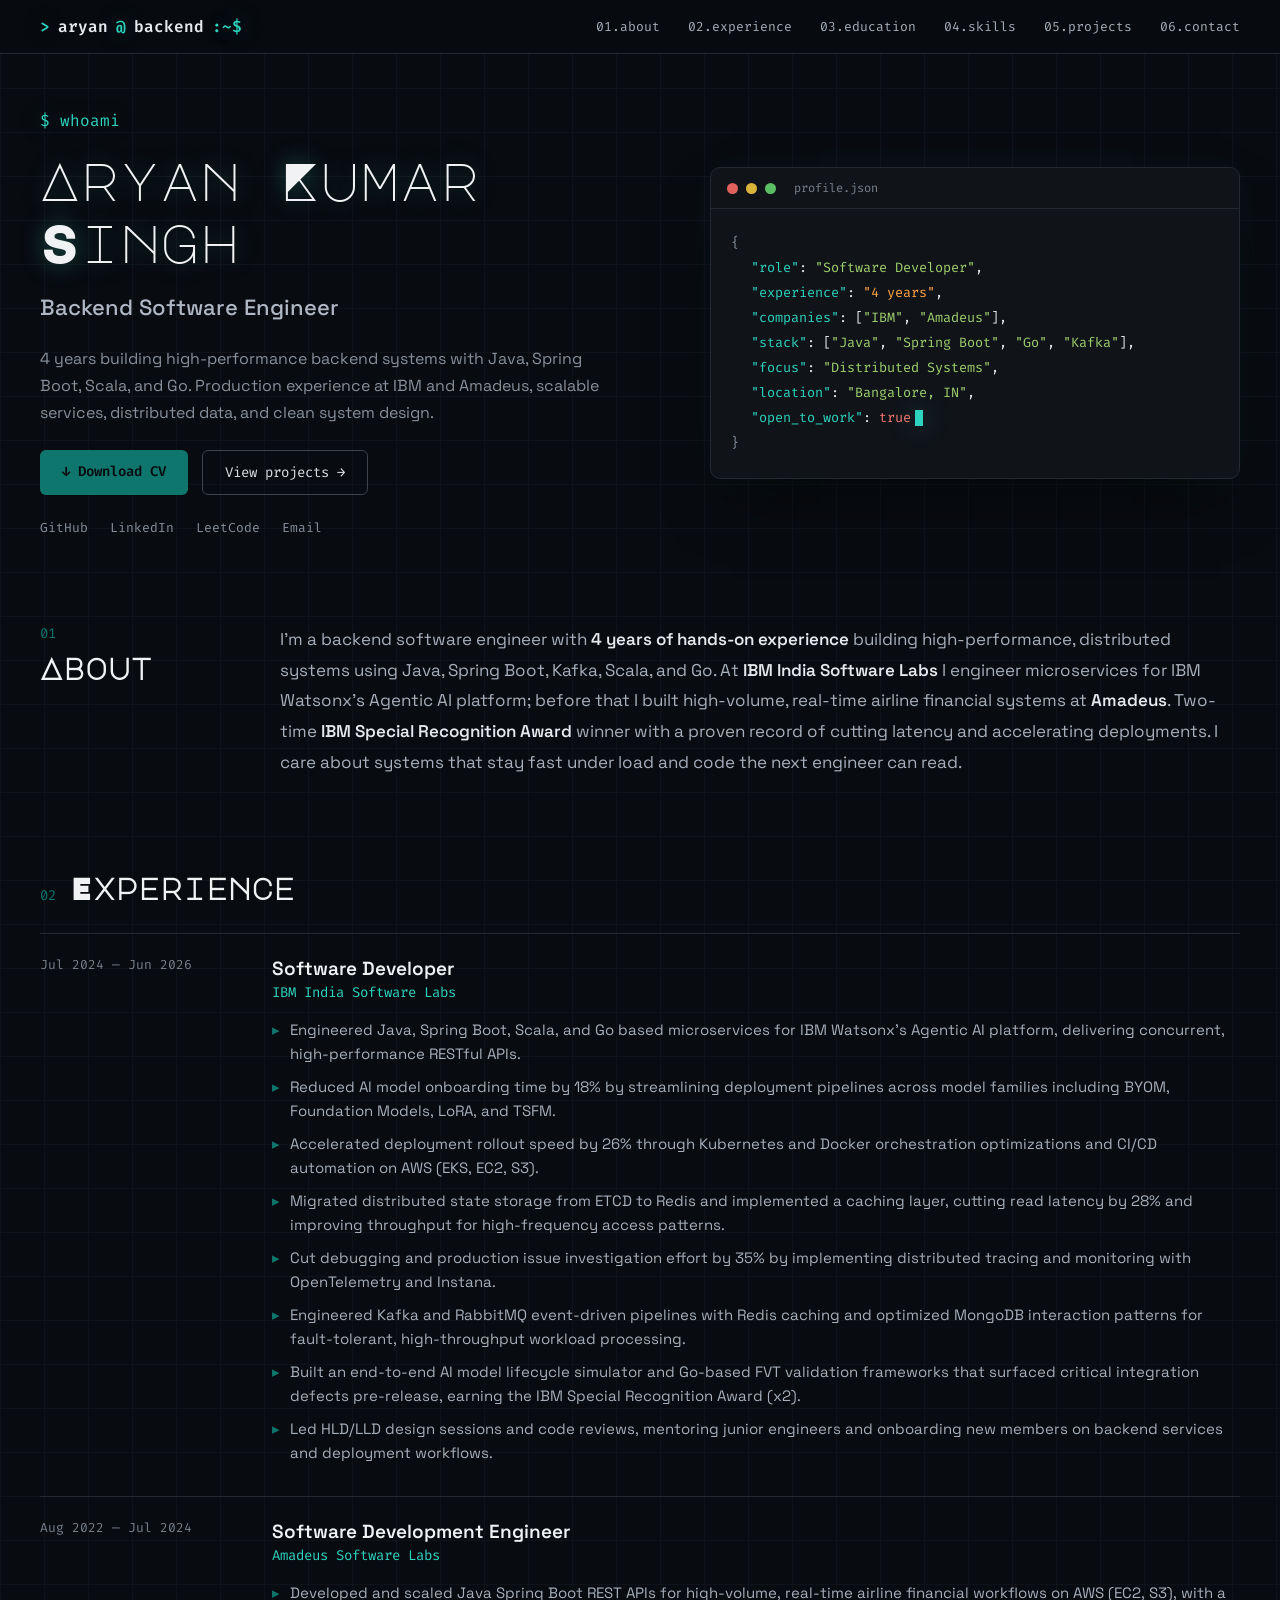
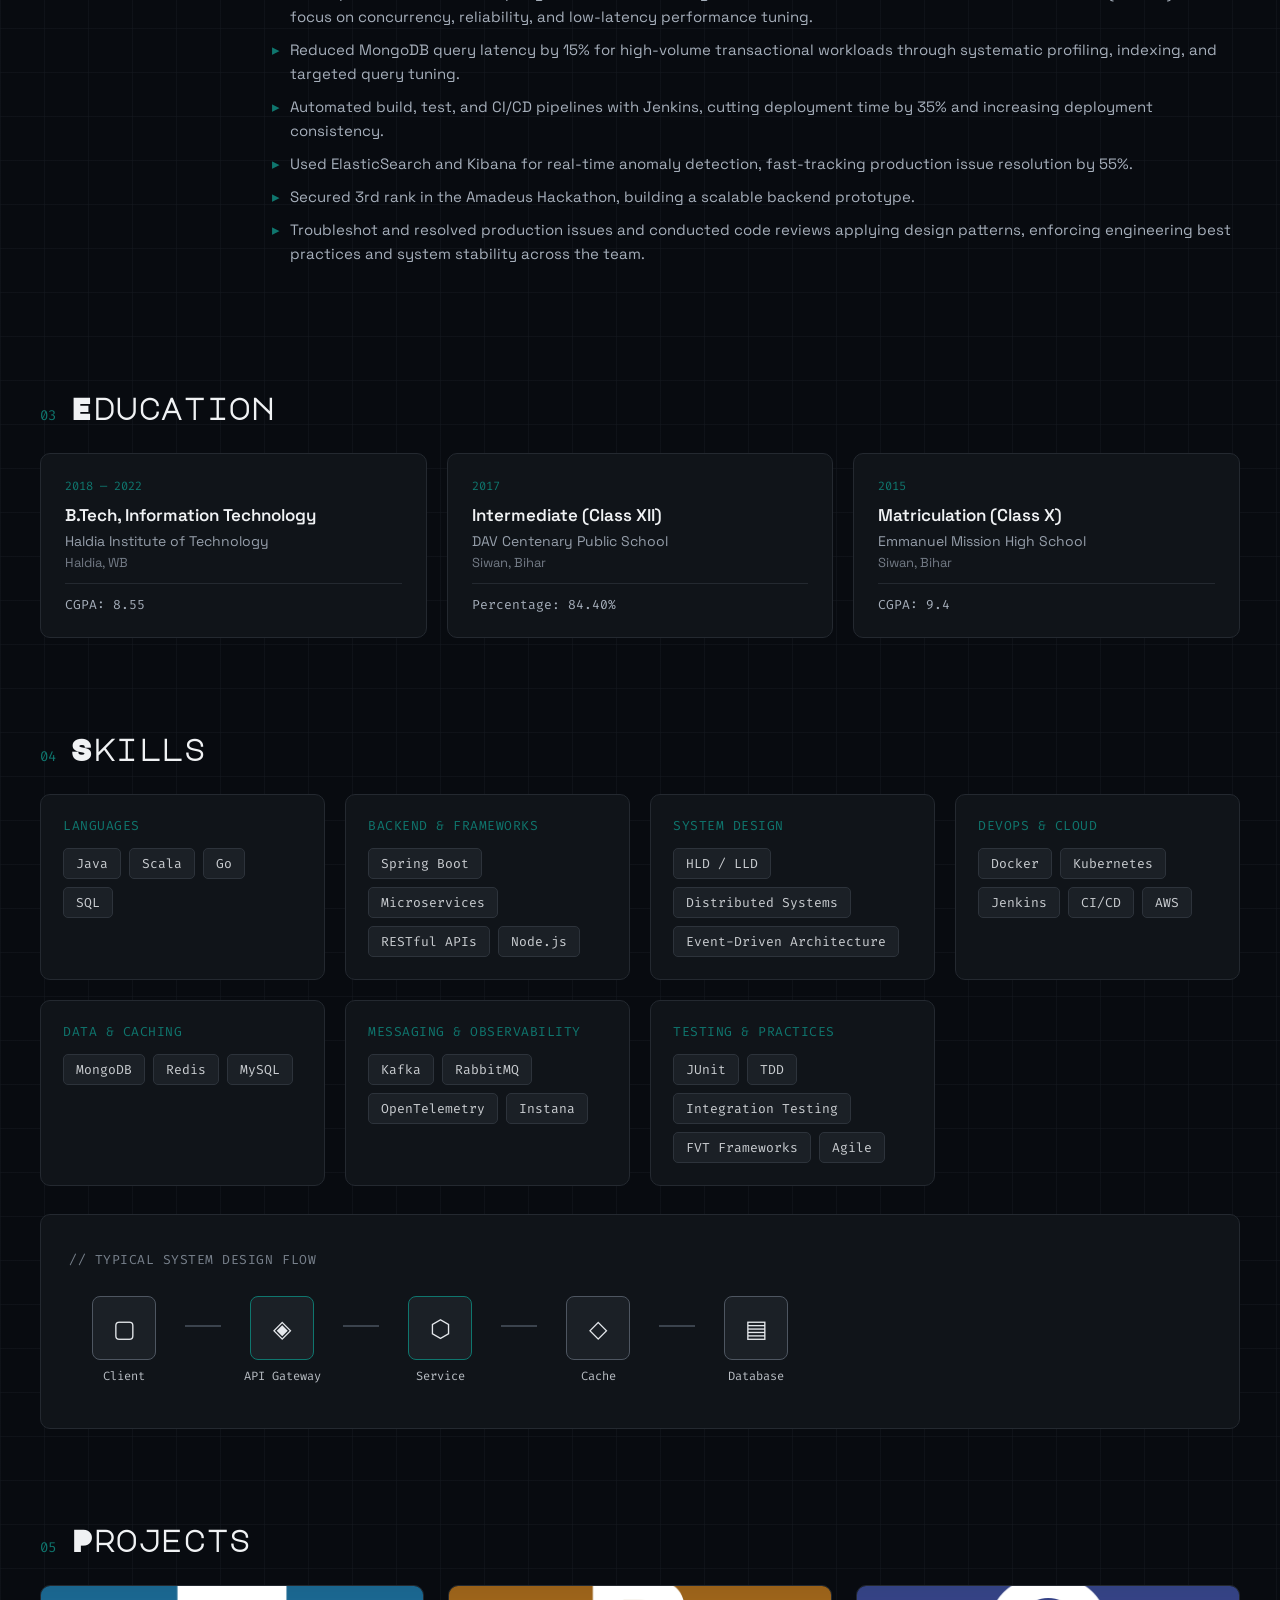
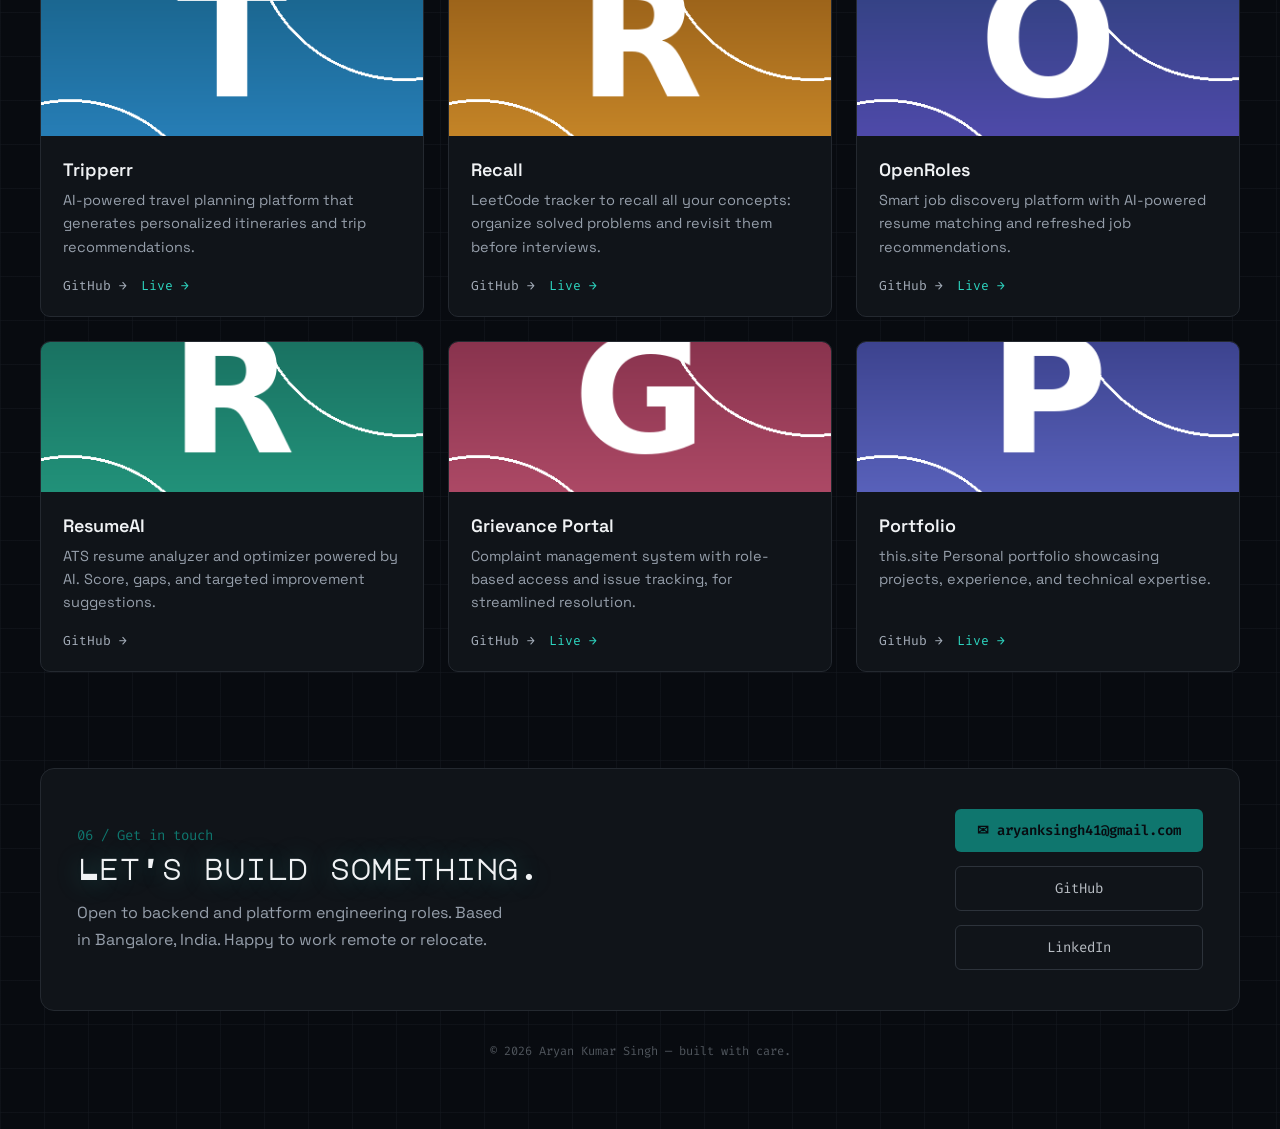
<file: index.html>
<!DOCTYPE html>
<html lang="en">

<head>
    <meta charset="UTF-8">
    <meta name="viewport" content="width=device-width, initial-scale=1.0">
    <title>Aryan Kumar Singh — Backend Software Engineer | Java, Go, Spring Boot | Bangalore</title>
    <link rel="icon" type="image/svg+xml" href="assets/img/favicon.svg">
    <link rel="icon" type="image/png" sizes="32x32" href="assets/img/favicon-32.png">
    <link rel="apple-touch-icon" href="assets/img/apple-touch-icon.png">
    <meta name="description"
        content="Aryan Kumar Singh — Backend Software Engineer at IBM India Software Labs (ex-Amadeus), Bangalore. 4 years of experience building scalable microservices and distributed systems with Java, Spring Boot, Scala, Go, Kubernetes, AWS, Kafka, Redis and MongoDB.">
    <meta name="keywords"
        content="Aryan Kumar Singh, Aryan Singh, Backend Engineer, Software Developer, Java Developer, Spring Boot, Go, Scala, Microservices, Distributed Systems, Kubernetes, Docker, AWS, Kafka, Redis, MongoDB, System Design, IBM, Amadeus, Bangalore, India">
    <meta name="author" content="Aryan Kumar Singh">
    <meta name="robots" content="index, follow">
    <link rel="canonical" href="https://fiercearyan.github.io/Portfolio/">

    <!-- Open Graph -->
    <meta property="og:type" content="profile">
    <meta property="og:title" content="Aryan Kumar Singh — Backend Software Engineer">
    <meta property="og:description"
        content="Backend Engineer at IBM ISL (ex-Amadeus) • Java • Go • Spring Boot • Distributed Systems • Building scalable backend & AI-powered products.">
    <meta property="og:url" content="https://fiercearyan.github.io/Portfolio/">
    <meta property="og:image" content="https://fiercearyan.github.io/Portfolio/assets/img/og-image.png">
    <meta property="og:image:width" content="1200">
    <meta property="og:image:height" content="630">
    <meta property="og:site_name" content="Aryan Kumar Singh — Portfolio">

    <!-- Twitter Card -->
    <meta name="twitter:card" content="summary_large_image">
    <meta name="twitter:title" content="Aryan Kumar Singh — Backend Software Engineer">
    <meta name="twitter:description"
        content="Backend Engineer at IBM ISL (ex-Amadeus) • Java • Go • Spring Boot • Distributed Systems.">
    <meta name="twitter:image" content="https://fiercearyan.github.io/Portfolio/assets/img/og-image.png">

    <!-- Structured data for recruiters / search engines -->
    <script type="application/ld+json">
    {
      "@context": "https://schema.org",
      "@type": "Person",
      "name": "Aryan Kumar Singh",
      "alternateName": "Aryan Singh",
      "url": "https://fiercearyan.github.io/Portfolio/",
      "image": "https://fiercearyan.github.io/Portfolio/assets/img/profile-photo.jpg",
      "jobTitle": "Software Developer",
      "worksFor": {
        "@type": "Organization",
        "name": "IBM India Software Labs"
      },
      "alumniOf": {
        "@type": "CollegeOrUniversity",
        "name": "Haldia Institute of Technology"
      },
      "email": "mailto:aryanksingh41@gmail.com",
      "address": {
        "@type": "PostalAddress",
        "addressLocality": "Bangalore",
        "addressCountry": "IN"
      },
      "sameAs": [
        "https://www.linkedin.com/in/aryan-singh07/",
        "https://github.com/fiercearyan",
        "https://leetcode.com/fierce/"
      ],
      "knowsAbout": ["Java", "Spring Boot", "Scala", "Go", "Microservices", "Distributed Systems", "Kubernetes", "Docker", "AWS", "Kafka", "RabbitMQ", "Redis", "MongoDB", "System Design", "CI/CD"]
    }
    </script>

    <link rel="preconnect" href="https://fonts.googleapis.com">
    <link rel="preconnect" href="https://fonts.gstatic.com" crossorigin>
    <link href="https://fonts.googleapis.com/css2?family=Fira+Code:wght@400;500;600;700&family=Space+Grotesk:wght@400;500;600;700&family=Major+Mono+Display&display=swap"
        rel="stylesheet">
    <link rel="stylesheet" href="assets/css/style.css">
</head>

<body>

    <!-- NAV -->
    <nav class="nav">
        <div class="nav-logo"><span>&gt;</span>aryan<span>@</span>backend<span>:~$</span></div>
        <div class="nav-links">
            <a href="#about">01.about</a>
            <a href="#experience">02.experience</a>
            <a href="#education">03.education</a>
            <a href="#skills">04.skills</a>
            <a href="#projects">05.projects</a>
            <a href="#contact">06.contact</a>
        </div>
    </nav>

    <!-- HERO -->
    <section class="hero" id="home">
        <div class="hero-left">
            <div class="hero-prompt">$ whoami</div>
            <h1>Aryan Kumar<br>Singh</h1>
            <div class="hero-role">Backend Software Engineer</div>
            <p class="hero-blurb">
                4 years building high-performance backend systems with Java, Spring Boot, Scala, and Go.
                Production experience at IBM and Amadeus, scalable services, distributed data, and clean
                system design.
            </p>
            <div class="hero-btns">
                <a class="btn-primary" href="Aryan_Kumar_Singh_Resume.pdf" target="_blank" rel="noopener">↓ Download CV</a>
                <a class="btn-ghost" href="#projects">View projects →</a>
            </div>
            <div class="hero-socials">
                <a href="https://github.com/fiercearyan" target="_blank" rel="noopener">GitHub</a>
                <a href="https://www.linkedin.com/in/aryan-singh07/" target="_blank" rel="noopener">LinkedIn</a>
                <a href="https://leetcode.com/fierce/" target="_blank" rel="noopener">LeetCode</a>
                <a href="mailto:aryanksingh41@gmail.com">Email</a>
            </div>
        </div>

        <div class="hero-right">
            <div class="term">
                <div class="term-bar">
                    <div class="term-dot r"></div>
                    <div class="term-dot y"></div>
                    <div class="term-dot g"></div>
                    <div class="term-file">profile.json</div>
                </div>
                <div class="term-body">
                    <div><span class="pc">{</span></div>
                    <div class="ind"><span class="pk">"role"</span>: <span class="pv">"Software Developer"</span>,</div>
                    <div class="ind"><span class="pk">"experience"</span>: <span class="pn">"4 years"</span>,</div>
                    <div class="ind"><span class="pk">"companies"</span>: [<span class="pv">"IBM"</span>, <span class="pv">"Amadeus"</span>],</div>
                    <div class="ind"><span class="pk">"stack"</span>: [<span class="pv">"Java"</span>, <span class="pv">"Spring Boot"</span>, <span class="pv">"Go"</span>, <span class="pv">"Kafka"</span>],</div>
                    <div class="ind"><span class="pk">"focus"</span>: <span class="pv">"Distributed Systems"</span>,</div>
                    <div class="ind"><span class="pk">"location"</span>: <span class="pv">"Bangalore, IN"</span>,</div>
                    <div class="ind"><span class="pk">"open_to_work"</span>: <span class="pb">true</span><span class="cursor"></span></div>
                    <div><span class="pc">}</span></div>
                </div>
            </div>
        </div>
    </section>

    <!-- ABOUT -->
    <section class="section about-wrap" id="about">
        <div class="about-label">
            <span class="section-num">01</span>
            <h2 class="section-title">About</h2>
        </div>
        <div class="about-body">
            <p>
                I'm a backend software engineer with <strong>4 years of hands-on experience</strong> building
                high-performance, distributed systems using Java, Spring Boot, Kafka, Scala, and Go. At
                <strong>IBM India Software Labs</strong> I engineer microservices for IBM Watsonx's Agentic AI
                platform; before that I built high-volume, real-time airline financial systems at
                <strong>Amadeus</strong>. Two-time <strong>IBM Special Recognition Award</strong> winner with a
                proven record of cutting latency and accelerating deployments. I care about systems that stay
                fast under load and code the next engineer can read.
            </p>
        </div>
    </section>

    <!-- EXPERIENCE -->
    <section class="section" id="experience">
        <div class="section-head">
            <div class="section-num">02</div>
            <h2 class="section-title">Experience</h2>
        </div>
        <div>
            <div class="job">
                <div class="job-period">Jul 2024 — Jun 2026</div>
                <div class="job-main">
                    <div class="job-role">Software Developer</div>
                    <div class="job-company">IBM India Software Labs</div>
                    <div class="job-bullet"><span class="tick">▸</span><span>Engineered Java, Spring Boot, Scala, and Go based microservices for IBM Watsonx's Agentic AI platform, delivering concurrent, high-performance RESTful APIs.</span></div>
                    <div class="job-bullet"><span class="tick">▸</span><span>Reduced AI model onboarding time by 18% by streamlining deployment pipelines across model families including BYOM, Foundation Models, LoRA, and TSFM.</span></div>
                    <div class="job-bullet"><span class="tick">▸</span><span>Accelerated deployment rollout speed by 26% through Kubernetes and Docker orchestration optimizations and CI/CD automation on AWS (EKS, EC2, S3).</span></div>
                    <div class="job-bullet"><span class="tick">▸</span><span>Migrated distributed state storage from ETCD to Redis and implemented a caching layer, cutting read latency by 28% and improving throughput for high-frequency access patterns.</span></div>
                    <div class="job-bullet"><span class="tick">▸</span><span>Cut debugging and production issue investigation effort by 35% by implementing distributed tracing and monitoring with OpenTelemetry and Instana.</span></div>
                    <div class="job-bullet"><span class="tick">▸</span><span>Engineered Kafka and RabbitMQ event-driven pipelines with Redis caching and optimized MongoDB interaction patterns for fault-tolerant, high-throughput workload processing.</span></div>
                    <div class="job-bullet"><span class="tick">▸</span><span>Built an end-to-end AI model lifecycle simulator and Go-based FVT validation frameworks that surfaced critical integration defects pre-release, earning the IBM Special Recognition Award (x2).</span></div>
                    <div class="job-bullet"><span class="tick">▸</span><span>Led HLD/LLD design sessions and code reviews, mentoring junior engineers and onboarding new members on backend services and deployment workflows.</span></div>
                </div>
            </div>
            <div class="job">
                <div class="job-period">Aug 2022 — Jul 2024</div>
                <div class="job-main">
                    <div class="job-role">Software Development Engineer</div>
                    <div class="job-company">Amadeus Software Labs</div>
                    <div class="job-bullet"><span class="tick">▸</span><span>Developed and scaled Java Spring Boot REST APIs for high-volume, real-time airline financial workflows on AWS (EC2, S3), with a focus on concurrency, reliability, and low-latency performance tuning.</span></div>
                    <div class="job-bullet"><span class="tick">▸</span><span>Reduced MongoDB query latency by 15% for high-volume transactional workloads through systematic profiling, indexing, and targeted query tuning.</span></div>
                    <div class="job-bullet"><span class="tick">▸</span><span>Automated build, test, and CI/CD pipelines with Jenkins, cutting deployment time by 35% and increasing deployment consistency.</span></div>
                    <div class="job-bullet"><span class="tick">▸</span><span>Used ElasticSearch and Kibana for real-time anomaly detection, fast-tracking production issue resolution by 55%.</span></div>
                    <div class="job-bullet"><span class="tick">▸</span><span>Secured 3rd rank in the Amadeus Hackathon, building a scalable backend prototype.</span></div>
                    <div class="job-bullet"><span class="tick">▸</span><span>Troubleshot and resolved production issues and conducted code reviews applying design patterns, enforcing engineering best practices and system stability across the team.</span></div>
                </div>
            </div>
        </div>
    </section>

    <!-- EDUCATION -->
    <section class="section" id="education">
        <div class="section-head">
            <div class="section-num">03</div>
            <h2 class="section-title">Education</h2>
        </div>
        <div class="edu-grid">
            <div class="edu-card">
                <div class="edu-period">2018 — 2022</div>
                <div class="edu-degree">B.Tech, Information Technology</div>
                <div class="edu-school">Haldia Institute of Technology</div>
                <div class="edu-loc">Haldia, WB</div>
                <div class="edu-detail">CGPA: 8.55</div>
            </div>
            <div class="edu-card">
                <div class="edu-period">2017</div>
                <div class="edu-degree">Intermediate (Class XII)</div>
                <div class="edu-school">DAV Centenary Public School</div>
                <div class="edu-loc">Siwan, Bihar</div>
                <div class="edu-detail">Percentage: 84.40%</div>
            </div>
            <div class="edu-card">
                <div class="edu-period">2015</div>
                <div class="edu-degree">Matriculation (Class X)</div>
                <div class="edu-school">Emmanuel Mission High School</div>
                <div class="edu-loc">Siwan, Bihar</div>
                <div class="edu-detail">CGPA: 9.4</div>
            </div>
        </div>
    </section>

    <!-- SKILLS -->
    <section class="section" id="skills">
        <div class="section-head">
            <div class="section-num">04</div>
            <h2 class="section-title">Skills</h2>
        </div>

        <div class="skill-grid">
            <div class="skill-card">
                <div class="skill-name">Languages</div>
                <div class="skill-chips">
                    <div class="chip">Java</div>
                    <div class="chip">Scala</div>
                    <div class="chip">Go</div>
                    <div class="chip">SQL</div>
                </div>
            </div>
            <div class="skill-card">
                <div class="skill-name">Backend & Frameworks</div>
                <div class="skill-chips">
                    <div class="chip">Spring Boot</div>
                    <div class="chip">Microservices</div>
                    <div class="chip">RESTful APIs</div>
                    <div class="chip">Node.js</div>
                </div>
            </div>
            <div class="skill-card">
                <div class="skill-name">System Design</div>
                <div class="skill-chips">
                    <div class="chip">HLD / LLD</div>
                    <div class="chip">Distributed Systems</div>
                    <div class="chip">Event-Driven Architecture</div>
                </div>
            </div>
            <div class="skill-card">
                <div class="skill-name">DevOps & Cloud</div>
                <div class="skill-chips">
                    <div class="chip">Docker</div>
                    <div class="chip">Kubernetes</div>
                    <div class="chip">Jenkins</div>
                    <div class="chip">CI/CD</div>
                    <div class="chip">AWS</div>
                </div>
            </div>
            <div class="skill-card">
                <div class="skill-name">Data & Caching</div>
                <div class="skill-chips">
                    <div class="chip">MongoDB</div>
                    <div class="chip">Redis</div>
                    <div class="chip">MySQL</div>
                </div>
            </div>
            <div class="skill-card">
                <div class="skill-name">Messaging & Observability</div>
                <div class="skill-chips">
                    <div class="chip">Kafka</div>
                    <div class="chip">RabbitMQ</div>
                    <div class="chip">OpenTelemetry</div>
                    <div class="chip">Instana</div>
                </div>
            </div>
            <div class="skill-card">
                <div class="skill-name">Testing & Practices</div>
                <div class="skill-chips">
                    <div class="chip">JUnit</div>
                    <div class="chip">TDD</div>
                    <div class="chip">Integration Testing</div>
                    <div class="chip">FVT Frameworks</div>
                    <div class="chip">Agile</div>
                </div>
            </div>
        </div>

        <div class="arch">
            <div class="arch-label">// typical system design flow</div>
            <div class="arch-flow">
                <div class="arch-node-wrap">
                    <div class="arch-node">
                        <div class="arch-icon">▢</div>
                        <div class="arch-node-label">Client</div>
                    </div>
                    <div class="arch-line"></div>
                </div>
                <div class="arch-node-wrap">
                    <div class="arch-node">
                        <div class="arch-icon hot">◈</div>
                        <div class="arch-node-label">API Gateway</div>
                    </div>
                    <div class="arch-line"></div>
                </div>
                <div class="arch-node-wrap">
                    <div class="arch-node">
                        <div class="arch-icon hot">⬡</div>
                        <div class="arch-node-label">Service</div>
                    </div>
                    <div class="arch-line"></div>
                </div>
                <div class="arch-node-wrap">
                    <div class="arch-node">
                        <div class="arch-icon">◇</div>
                        <div class="arch-node-label">Cache</div>
                    </div>
                    <div class="arch-line"></div>
                </div>
                <div class="arch-node-wrap">
                    <div class="arch-node">
                        <div class="arch-icon">▤</div>
                        <div class="arch-node-label">Database</div>
                    </div>
                </div>
            </div>
        </div>
    </section>

    <!-- PROJECTS -->
    <section class="section" id="projects">
        <div class="section-head">
            <div class="section-num">05</div>
            <h2 class="section-title">Projects</h2>
        </div>
        <div class="proj-grid">
            <div class="proj-card">
                <img class="proj-img" src="assets/img/tripperr.png" alt="Tripperr — AI-powered travel planner">
                <div class="proj-body">
                    <div class="proj-name">Tripperr</div>
                    <div class="proj-desc">AI-powered travel planning platform that generates personalized itineraries and trip recommendations.</div>
                    <div class="proj-links">
                        <a class="gh" href="https://github.com/Trip-perr/tripperr-backend" target="_blank" rel="noopener">GitHub →</a>
                        <a class="lv" href="https://www.tripperr.in" target="_blank" rel="noopener">Live →</a>
                    </div>
                </div>
            </div>
            <div class="proj-card">
                <img class="proj-img" src="assets/img/recall.png" alt="Recall — LeetCode tracker">
                <div class="proj-body">
                    <div class="proj-name">Recall</div>
                    <div class="proj-desc">LeetCode tracker to recall all your concepts: organize solved problems and revisit them before interviews.</div>
                    <div class="proj-links">
                        <a class="gh" href="https://github.com/fiercearyan/LeetcodeTracker" target="_blank" rel="noopener">GitHub →</a>
                        <a class="lv" href="https://leetcode-tracker-mauve.vercel.app/dashboard/questions" target="_blank" rel="noopener">Live →</a>
                    </div>
                </div>
            </div>
            <div class="proj-card">
                <img class="proj-img" src="assets/img/openroles.png" alt="OpenRoles — smart job discovery platform">
                <div class="proj-body">
                    <div class="proj-name">OpenRoles</div>
                    <div class="proj-desc">Smart job discovery platform with AI-powered resume matching and refreshed job recommendations.</div>
                    <div class="proj-links">
                        <a class="gh" href="https://github.com/fiercearyan/RefreshedJobs" target="_blank" rel="noopener">GitHub →</a>
                        <a class="lv" href="https://refreshed-jobs.vercel.app/" target="_blank" rel="noopener">Live →</a>
                    </div>
                </div>
            </div>
            <div class="proj-card">
                <img class="proj-img" src="assets/img/resumeai.png" alt="ResumeAI — ATS resume analyzer">
                <div class="proj-body">
                    <div class="proj-name">ResumeAI</div>
                    <div class="proj-desc">ATS resume analyzer and optimizer powered by AI. Score, gaps, and targeted improvement suggestions.</div>
                    <div class="proj-links">
                        <a class="gh" href="https://github.com/fiercearyan/ResumeAI" target="_blank" rel="noopener">GitHub →</a>
                    </div>
                </div>
            </div>
            <div class="proj-card">
                <img class="proj-img" src="assets/img/grievance.png" alt="Grievance Portal — complaint management system">
                <div class="proj-body">
                    <div class="proj-name">Grievance Portal</div>
                    <div class="proj-desc">Complaint management system with role-based access and issue tracking, for streamlined resolution.</div>
                    <div class="proj-links">
                        <a class="gh" href="https://github.com/fiercearyan/grievance-portal" target="_blank" rel="noopener">GitHub →</a>
                        <a class="lv" href="https://fiercearyan.github.io/grievance-portal/" target="_blank" rel="noopener">Live →</a>
                    </div>
                </div>
            </div>
            <div class="proj-card">
                <img class="proj-img" src="assets/img/portfolio.png" alt="Portfolio website of Aryan Kumar Singh">
                <div class="proj-body">
                    <div class="proj-name">Portfolio</div>
                    <div class="proj-desc">this.site Personal portfolio showcasing projects, experience, and technical expertise.</div>
                    <div class="proj-links">
                        <a class="gh" href="https://github.com/fiercearyan/Portfolio" target="_blank" rel="noopener">GitHub →</a>
                        <a class="lv" href="https://fiercearyan.github.io/Portfolio/" target="_blank" rel="noopener">Live →</a>
                    </div>
                </div>
            </div>
        </div>
    </section>

    <!-- CONTACT -->
    <section class="section" id="contact" style="padding-bottom: 70px;">
        <div class="contact-card">
            <div class="contact-left">
                <div class="contact-kicker">06 / Get in touch</div>
                <h2 class="contact-title">Let's build something.</h2>
                <p class="contact-blurb">Open to backend and platform engineering roles. Based in Bangalore,
                    India. Happy to work remote or relocate.</p>
            </div>
            <div class="contact-actions">
                <button class="btn-primary" id="copy-email" type="button">✉ aryanksingh41@gmail.com</button>
                <a href="https://github.com/fiercearyan" target="_blank" rel="noopener">GitHub</a>
                <a href="https://www.linkedin.com/in/aryan-singh07/" target="_blank" rel="noopener">LinkedIn</a>
            </div>
        </div>
        <div class="footer">© 2026 Aryan Kumar Singh — built with care.</div>
    </section>

    <script src="assets/js/script.js"></script>
</body>

</html>
</file>
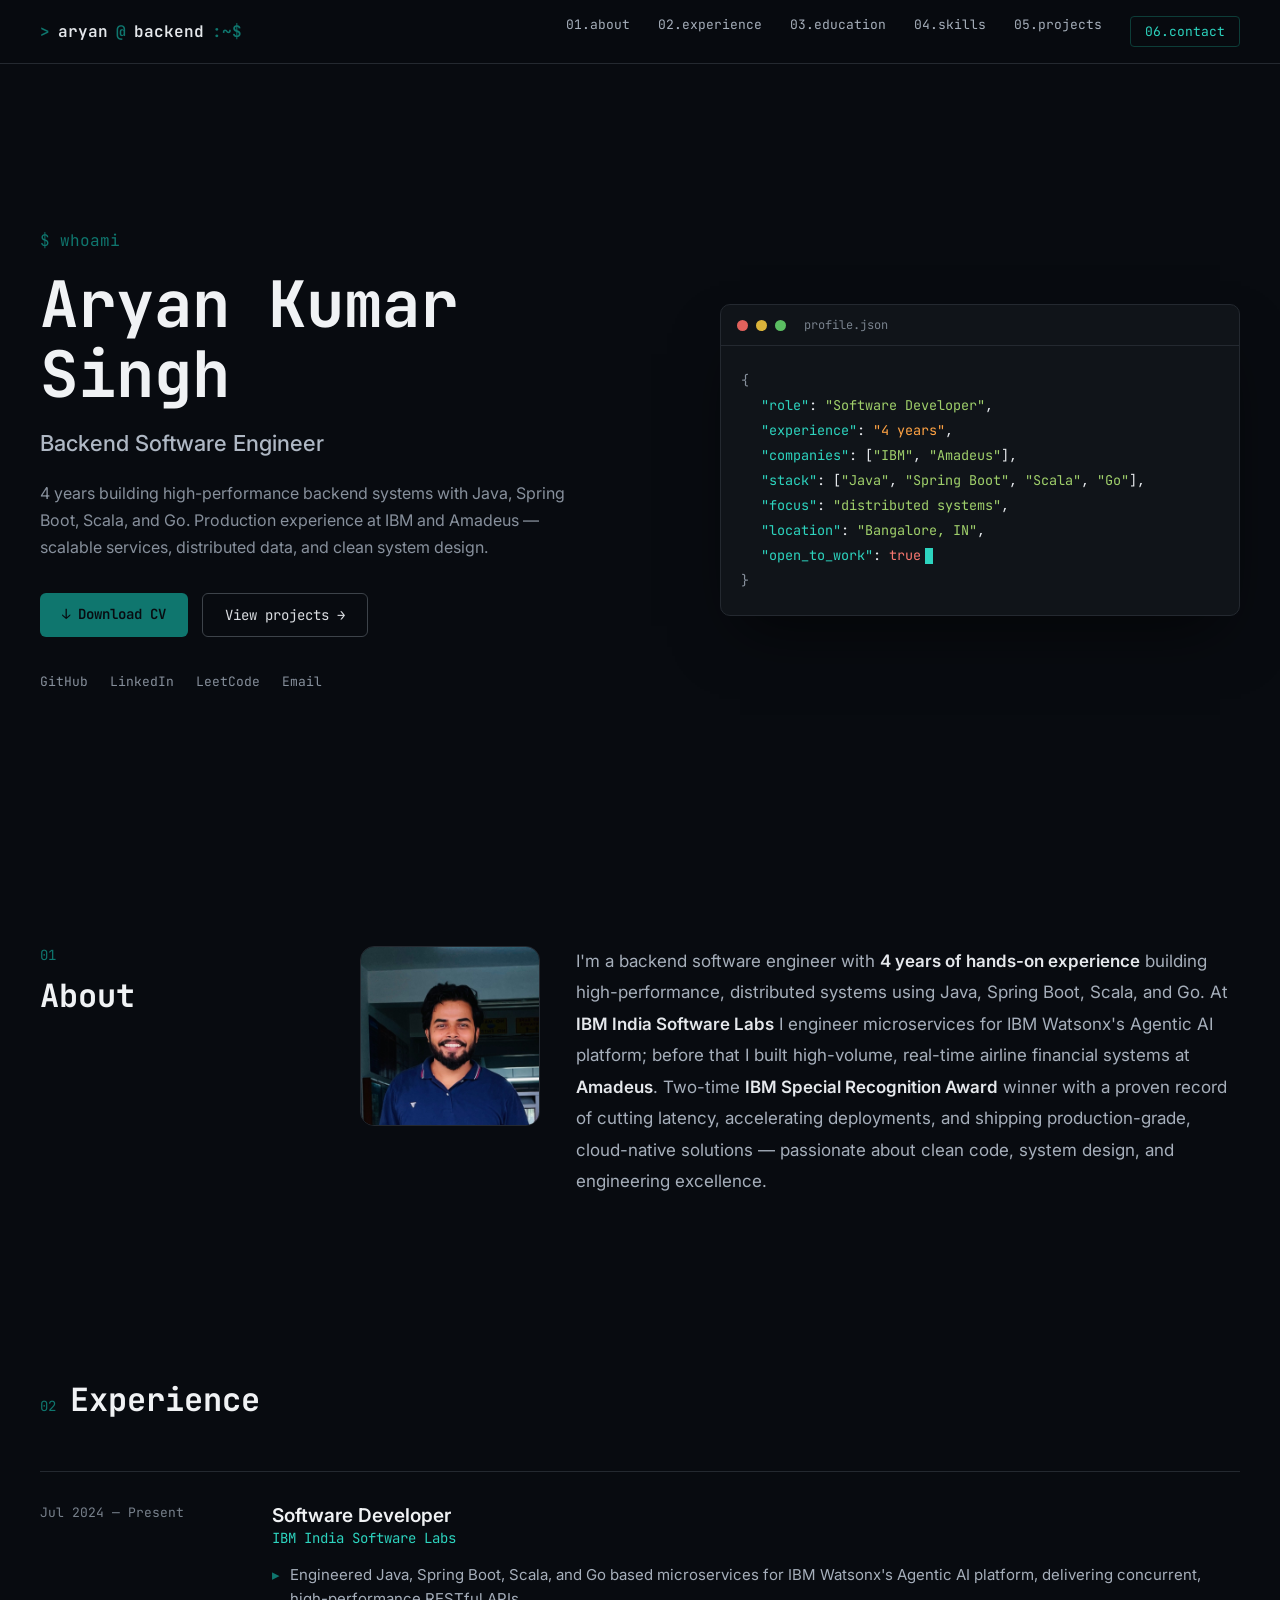
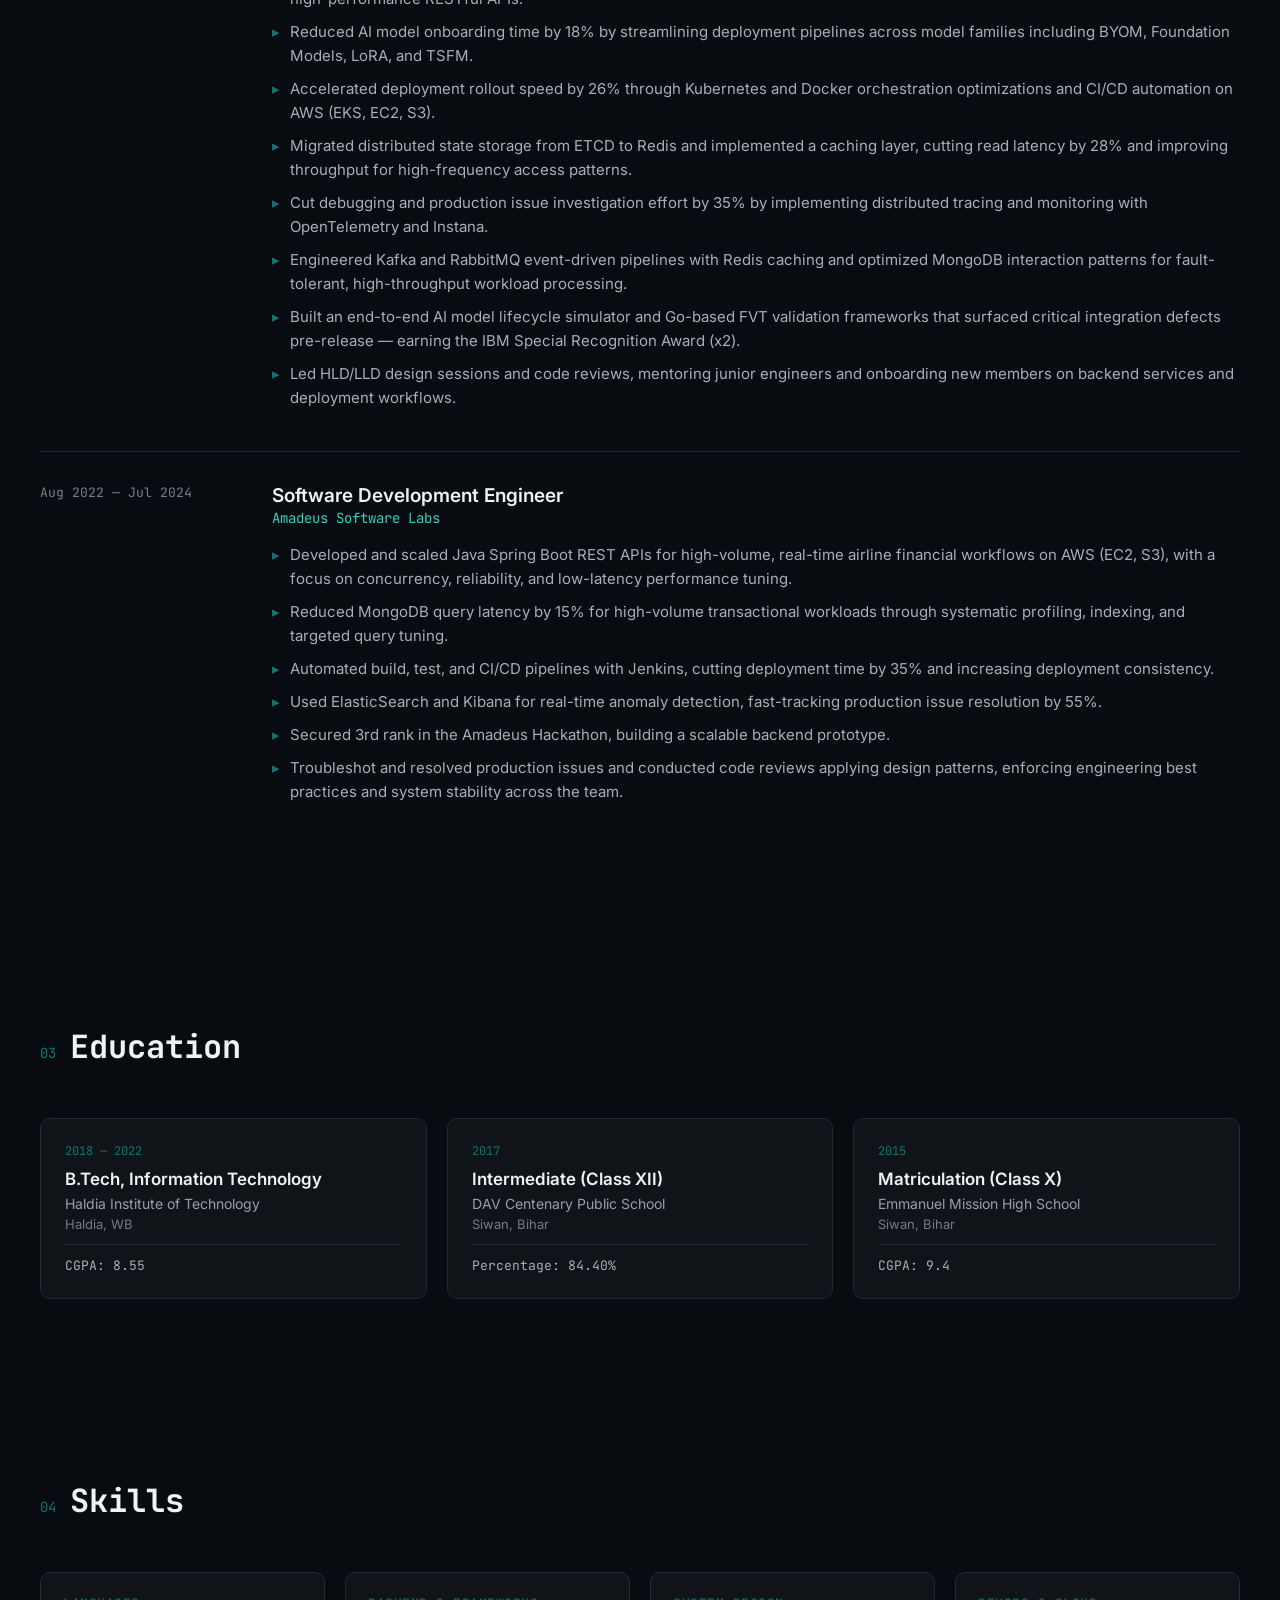
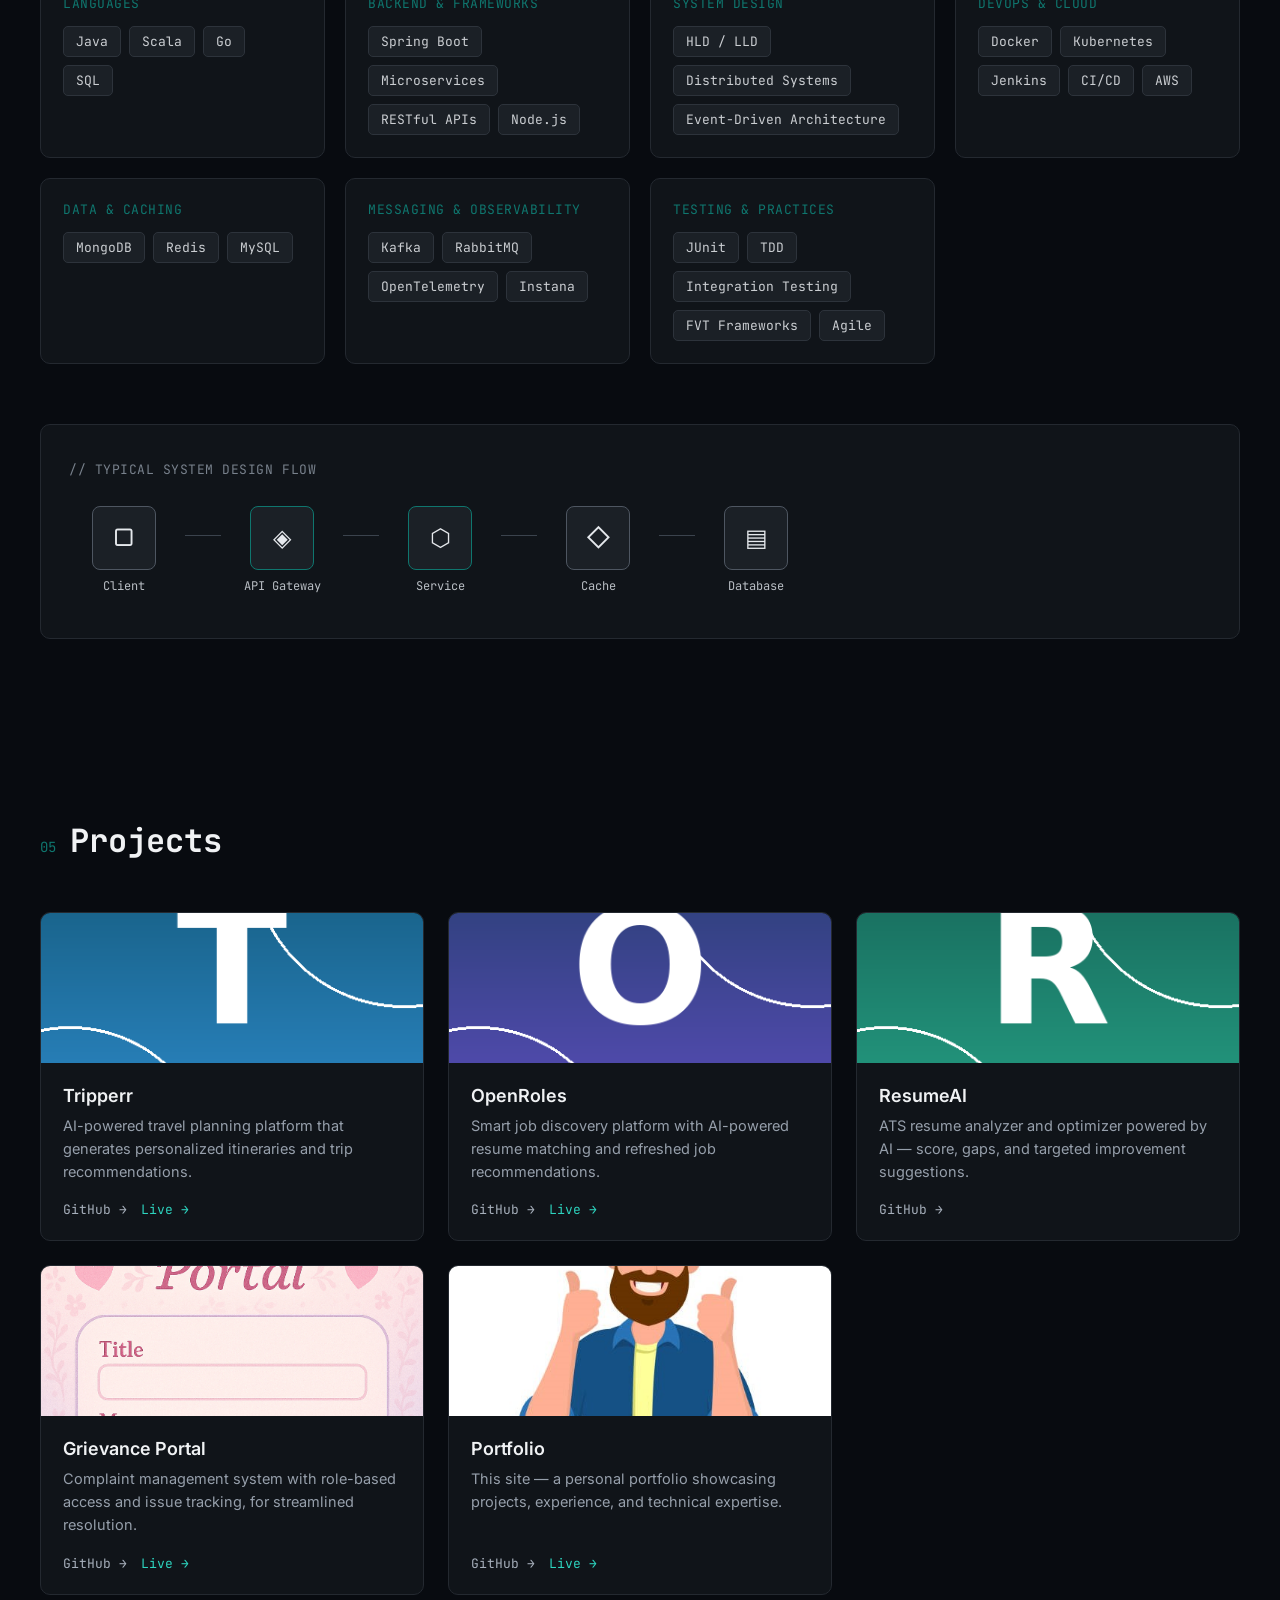
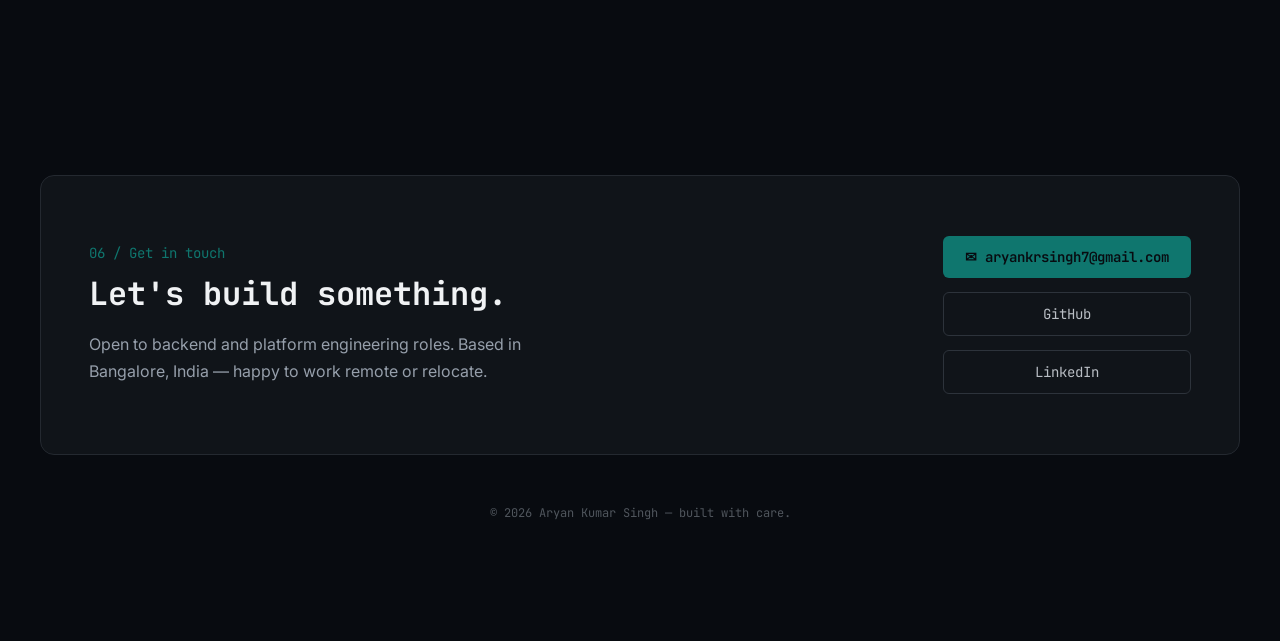
<file: docs/index.html>
<!DOCTYPE html>
<html lang="en">

<head>
    <meta charset="UTF-8">
    <meta name="viewport" content="width=device-width, initial-scale=1.0">
    <title>Aryan Kumar Singh — Backend Software Engineer | Java, Go, Spring Boot | Bangalore</title>
    <meta name="description"
        content="Aryan Kumar Singh — Backend Software Engineer at IBM India Software Labs (ex-Amadeus), Bangalore. 4 years of experience building scalable microservices and distributed systems with Java, Spring Boot, Scala, Go, Kubernetes, AWS, Kafka, Redis and MongoDB.">
    <meta name="keywords"
        content="Aryan Kumar Singh, Aryan Singh, Backend Engineer, Software Developer, Java Developer, Spring Boot, Go, Scala, Microservices, Distributed Systems, Kubernetes, Docker, AWS, Kafka, Redis, MongoDB, System Design, IBM, Amadeus, Bangalore, India">
    <meta name="author" content="Aryan Kumar Singh">
    <meta name="robots" content="index, follow">
    <link rel="canonical" href="https://fiercearyan.github.io/Portfolio/">

    <!-- Open Graph -->
    <meta property="og:type" content="profile">
    <meta property="og:title" content="Aryan Kumar Singh — Backend Software Engineer">
    <meta property="og:description"
        content="Backend Engineer at IBM ISL (ex-Amadeus) • Java • Go • Spring Boot • Distributed Systems • Building scalable backend & AI-powered products.">
    <meta property="og:url" content="https://fiercearyan.github.io/Portfolio/">
    <meta property="og:image" content="https://fiercearyan.github.io/Portfolio/assets/img/profile-photo.jpg">
    <meta property="og:site_name" content="Aryan Kumar Singh — Portfolio">

    <!-- Twitter Card -->
    <meta name="twitter:card" content="summary">
    <meta name="twitter:title" content="Aryan Kumar Singh — Backend Software Engineer">
    <meta name="twitter:description"
        content="Backend Engineer at IBM ISL (ex-Amadeus) • Java • Go • Spring Boot • Distributed Systems.">
    <meta name="twitter:image" content="https://fiercearyan.github.io/Portfolio/assets/img/profile-photo.jpg">

    <!-- Structured data for recruiters / search engines -->
    <script type="application/ld+json">
    {
      "@context": "https://schema.org",
      "@type": "Person",
      "name": "Aryan Kumar Singh",
      "alternateName": "Aryan Singh",
      "url": "https://fiercearyan.github.io/Portfolio/",
      "image": "https://fiercearyan.github.io/Portfolio/assets/img/profile-photo.jpg",
      "jobTitle": "Software Developer",
      "worksFor": {
        "@type": "Organization",
        "name": "IBM India Software Labs"
      },
      "alumniOf": {
        "@type": "CollegeOrUniversity",
        "name": "Haldia Institute of Technology"
      },
      "email": "mailto:aryankrsingh7@gmail.com",
      "address": {
        "@type": "PostalAddress",
        "addressLocality": "Bangalore",
        "addressCountry": "IN"
      },
      "sameAs": [
        "https://www.linkedin.com/in/aryan-singh07/",
        "https://github.com/fiercearyan",
        "https://leetcode.com/fierce/"
      ],
      "knowsAbout": ["Java", "Spring Boot", "Scala", "Go", "Microservices", "Distributed Systems", "Kubernetes", "Docker", "AWS", "Kafka", "RabbitMQ", "Redis", "MongoDB", "System Design", "CI/CD"]
    }
    </script>

    <link rel="preconnect" href="https://fonts.googleapis.com">
    <link rel="preconnect" href="https://fonts.gstatic.com" crossorigin>
    <link href="https://fonts.googleapis.com/css2?family=JetBrains+Mono:wght@400;500;600;700&family=Inter:wght@400;500;600;700&display=swap"
        rel="stylesheet">
    <link rel="stylesheet" href="assets/css/style.css">
</head>

<body>

    <!-- NAV -->
    <nav class="nav">
        <div class="nav-logo"><span>&gt;</span>aryan<span>@</span>backend<span>:~$</span></div>
        <div class="nav-links">
            <a href="#about">01.about</a>
            <a href="#experience">02.experience</a>
            <a href="#education">03.education</a>
            <a href="#skills">04.skills</a>
            <a href="#projects">05.projects</a>
            <a href="#contact" class="nav-cta">06.contact</a>
        </div>
    </nav>

    <!-- HERO -->
    <section class="hero" id="home">
        <div class="hero-left">
            <div class="hero-prompt">$ whoami</div>
            <h1>Aryan Kumar<br>Singh</h1>
            <div class="hero-role">Backend Software Engineer</div>
            <p class="hero-blurb">
                4 years building high-performance backend systems with Java, Spring Boot, Scala, and Go.
                Production experience at IBM and Amadeus — scalable services, distributed data, and clean
                system design.
            </p>
            <div class="hero-btns">
                <a class="btn-primary" href="Aryan_Kumar_Singh_Resume.pdf" target="_blank" rel="noopener">↓ Download CV</a>
                <a class="btn-ghost" href="#projects">View projects →</a>
            </div>
            <div class="hero-socials">
                <a href="https://github.com/fiercearyan" target="_blank" rel="noopener">GitHub</a>
                <a href="https://www.linkedin.com/in/aryan-singh07/" target="_blank" rel="noopener">LinkedIn</a>
                <a href="https://leetcode.com/fierce/" target="_blank" rel="noopener">LeetCode</a>
                <a href="mailto:aryankrsingh7@gmail.com">Email</a>
            </div>
        </div>

        <div class="hero-right">
            <div class="term">
                <div class="term-bar">
                    <div class="term-dot r"></div>
                    <div class="term-dot y"></div>
                    <div class="term-dot g"></div>
                    <div class="term-file">profile.json</div>
                </div>
                <div class="term-body">
                    <div><span class="pc">{</span></div>
                    <div class="ind"><span class="pk">"role"</span>: <span class="pv">"Software Developer"</span>,</div>
                    <div class="ind"><span class="pk">"experience"</span>: <span class="pn">"4 years"</span>,</div>
                    <div class="ind"><span class="pk">"companies"</span>: [<span class="pv">"IBM"</span>, <span class="pv">"Amadeus"</span>],</div>
                    <div class="ind"><span class="pk">"stack"</span>: [<span class="pv">"Java"</span>, <span class="pv">"Spring Boot"</span>, <span class="pv">"Scala"</span>, <span class="pv">"Go"</span>],</div>
                    <div class="ind"><span class="pk">"focus"</span>: <span class="pv">"distributed systems"</span>,</div>
                    <div class="ind"><span class="pk">"location"</span>: <span class="pv">"Bangalore, IN"</span>,</div>
                    <div class="ind"><span class="pk">"open_to_work"</span>: <span class="pb">true</span><span class="cursor"></span></div>
                    <div><span class="pc">}</span></div>
                </div>
            </div>
        </div>
    </section>

    <!-- ABOUT -->
    <section class="section about-wrap" id="about">
        <div class="about-label">
            <span class="section-num">01</span>
            <h2 class="section-title">About</h2>
        </div>
        <div class="about-body">
            <img class="about-photo" src="assets/img/profile-photo.jpg" alt="Aryan Kumar Singh — Backend Software Engineer">
            <p>
                I'm a backend software engineer with <strong>4 years of hands-on experience</strong> building
                high-performance, distributed systems using Java, Spring Boot, Scala, and Go. At
                <strong>IBM India Software Labs</strong> I engineer microservices for IBM Watsonx's Agentic AI
                platform; before that I built high-volume, real-time airline financial systems at
                <strong>Amadeus</strong>. Two-time <strong>IBM Special Recognition Award</strong> winner with a
                proven record of cutting latency, accelerating deployments, and shipping production-grade,
                cloud-native solutions — passionate about clean code, system design, and engineering excellence.
            </p>
        </div>
    </section>

    <!-- EXPERIENCE -->
    <section class="section" id="experience">
        <div class="section-head">
            <div class="section-num">02</div>
            <h2 class="section-title">Experience</h2>
        </div>
        <div>
            <div class="job">
                <div class="job-period">Jul 2024 — Present</div>
                <div class="job-main">
                    <div class="job-role">Software Developer</div>
                    <div class="job-company">IBM India Software Labs</div>
                    <div class="job-bullet"><span class="tick">▸</span><span>Engineered Java, Spring Boot, Scala, and Go based microservices for IBM Watsonx's Agentic AI platform, delivering concurrent, high-performance RESTful APIs.</span></div>
                    <div class="job-bullet"><span class="tick">▸</span><span>Reduced AI model onboarding time by 18% by streamlining deployment pipelines across model families including BYOM, Foundation Models, LoRA, and TSFM.</span></div>
                    <div class="job-bullet"><span class="tick">▸</span><span>Accelerated deployment rollout speed by 26% through Kubernetes and Docker orchestration optimizations and CI/CD automation on AWS (EKS, EC2, S3).</span></div>
                    <div class="job-bullet"><span class="tick">▸</span><span>Migrated distributed state storage from ETCD to Redis and implemented a caching layer, cutting read latency by 28% and improving throughput for high-frequency access patterns.</span></div>
                    <div class="job-bullet"><span class="tick">▸</span><span>Cut debugging and production issue investigation effort by 35% by implementing distributed tracing and monitoring with OpenTelemetry and Instana.</span></div>
                    <div class="job-bullet"><span class="tick">▸</span><span>Engineered Kafka and RabbitMQ event-driven pipelines with Redis caching and optimized MongoDB interaction patterns for fault-tolerant, high-throughput workload processing.</span></div>
                    <div class="job-bullet"><span class="tick">▸</span><span>Built an end-to-end AI model lifecycle simulator and Go-based FVT validation frameworks that surfaced critical integration defects pre-release — earning the IBM Special Recognition Award (x2).</span></div>
                    <div class="job-bullet"><span class="tick">▸</span><span>Led HLD/LLD design sessions and code reviews, mentoring junior engineers and onboarding new members on backend services and deployment workflows.</span></div>
                </div>
            </div>
            <div class="job">
                <div class="job-period">Aug 2022 — Jul 2024</div>
                <div class="job-main">
                    <div class="job-role">Software Development Engineer</div>
                    <div class="job-company">Amadeus Software Labs</div>
                    <div class="job-bullet"><span class="tick">▸</span><span>Developed and scaled Java Spring Boot REST APIs for high-volume, real-time airline financial workflows on AWS (EC2, S3), with a focus on concurrency, reliability, and low-latency performance tuning.</span></div>
                    <div class="job-bullet"><span class="tick">▸</span><span>Reduced MongoDB query latency by 15% for high-volume transactional workloads through systematic profiling, indexing, and targeted query tuning.</span></div>
                    <div class="job-bullet"><span class="tick">▸</span><span>Automated build, test, and CI/CD pipelines with Jenkins, cutting deployment time by 35% and increasing deployment consistency.</span></div>
                    <div class="job-bullet"><span class="tick">▸</span><span>Used ElasticSearch and Kibana for real-time anomaly detection, fast-tracking production issue resolution by 55%.</span></div>
                    <div class="job-bullet"><span class="tick">▸</span><span>Secured 3rd rank in the Amadeus Hackathon, building a scalable backend prototype.</span></div>
                    <div class="job-bullet"><span class="tick">▸</span><span>Troubleshot and resolved production issues and conducted code reviews applying design patterns, enforcing engineering best practices and system stability across the team.</span></div>
                </div>
            </div>
        </div>
    </section>

    <!-- EDUCATION -->
    <section class="section" id="education">
        <div class="section-head">
            <div class="section-num">03</div>
            <h2 class="section-title">Education</h2>
        </div>
        <div class="edu-grid">
            <div class="edu-card">
                <div class="edu-period">2018 — 2022</div>
                <div class="edu-degree">B.Tech, Information Technology</div>
                <div class="edu-school">Haldia Institute of Technology</div>
                <div class="edu-loc">Haldia, WB</div>
                <div class="edu-detail">CGPA: 8.55</div>
            </div>
            <div class="edu-card">
                <div class="edu-period">2017</div>
                <div class="edu-degree">Intermediate (Class XII)</div>
                <div class="edu-school">DAV Centenary Public School</div>
                <div class="edu-loc">Siwan, Bihar</div>
                <div class="edu-detail">Percentage: 84.40%</div>
            </div>
            <div class="edu-card">
                <div class="edu-period">2015</div>
                <div class="edu-degree">Matriculation (Class X)</div>
                <div class="edu-school">Emmanuel Mission High School</div>
                <div class="edu-loc">Siwan, Bihar</div>
                <div class="edu-detail">CGPA: 9.4</div>
            </div>
        </div>
    </section>

    <!-- SKILLS -->
    <section class="section" id="skills">
        <div class="section-head">
            <div class="section-num">04</div>
            <h2 class="section-title">Skills</h2>
        </div>

        <div class="skill-grid">
            <div class="skill-card">
                <div class="skill-name">Languages</div>
                <div class="skill-chips">
                    <div class="chip">Java</div>
                    <div class="chip">Scala</div>
                    <div class="chip">Go</div>
                    <div class="chip">SQL</div>
                </div>
            </div>
            <div class="skill-card">
                <div class="skill-name">Backend & Frameworks</div>
                <div class="skill-chips">
                    <div class="chip">Spring Boot</div>
                    <div class="chip">Microservices</div>
                    <div class="chip">RESTful APIs</div>
                    <div class="chip">Node.js</div>
                </div>
            </div>
            <div class="skill-card">
                <div class="skill-name">System Design</div>
                <div class="skill-chips">
                    <div class="chip">HLD / LLD</div>
                    <div class="chip">Distributed Systems</div>
                    <div class="chip">Event-Driven Architecture</div>
                </div>
            </div>
            <div class="skill-card">
                <div class="skill-name">DevOps & Cloud</div>
                <div class="skill-chips">
                    <div class="chip">Docker</div>
                    <div class="chip">Kubernetes</div>
                    <div class="chip">Jenkins</div>
                    <div class="chip">CI/CD</div>
                    <div class="chip">AWS</div>
                </div>
            </div>
            <div class="skill-card">
                <div class="skill-name">Data & Caching</div>
                <div class="skill-chips">
                    <div class="chip">MongoDB</div>
                    <div class="chip">Redis</div>
                    <div class="chip">MySQL</div>
                </div>
            </div>
            <div class="skill-card">
                <div class="skill-name">Messaging & Observability</div>
                <div class="skill-chips">
                    <div class="chip">Kafka</div>
                    <div class="chip">RabbitMQ</div>
                    <div class="chip">OpenTelemetry</div>
                    <div class="chip">Instana</div>
                </div>
            </div>
            <div class="skill-card">
                <div class="skill-name">Testing & Practices</div>
                <div class="skill-chips">
                    <div class="chip">JUnit</div>
                    <div class="chip">TDD</div>
                    <div class="chip">Integration Testing</div>
                    <div class="chip">FVT Frameworks</div>
                    <div class="chip">Agile</div>
                </div>
            </div>
        </div>

        <div class="arch">
            <div class="arch-label">// typical system design flow</div>
            <div class="arch-flow">
                <div class="arch-node-wrap">
                    <div class="arch-node">
                        <div class="arch-icon">▢</div>
                        <div class="arch-node-label">Client</div>
                    </div>
                    <div class="arch-line"></div>
                </div>
                <div class="arch-node-wrap">
                    <div class="arch-node">
                        <div class="arch-icon hot">◈</div>
                        <div class="arch-node-label">API Gateway</div>
                    </div>
                    <div class="arch-line"></div>
                </div>
                <div class="arch-node-wrap">
                    <div class="arch-node">
                        <div class="arch-icon hot">⬡</div>
                        <div class="arch-node-label">Service</div>
                    </div>
                    <div class="arch-line"></div>
                </div>
                <div class="arch-node-wrap">
                    <div class="arch-node">
                        <div class="arch-icon">◇</div>
                        <div class="arch-node-label">Cache</div>
                    </div>
                    <div class="arch-line"></div>
                </div>
                <div class="arch-node-wrap">
                    <div class="arch-node">
                        <div class="arch-icon">▤</div>
                        <div class="arch-node-label">Database</div>
                    </div>
                </div>
            </div>
        </div>
    </section>

    <!-- PROJECTS -->
    <section class="section" id="projects">
        <div class="section-head">
            <div class="section-num">05</div>
            <h2 class="section-title">Projects</h2>
        </div>
        <div class="proj-grid">
            <div class="proj-card">
                <img class="proj-img" src="assets/img/tripperr.png" alt="Tripperr — AI-powered travel planner">
                <div class="proj-body">
                    <div class="proj-name">Tripperr</div>
                    <div class="proj-desc">AI-powered travel planning platform that generates personalized itineraries and trip recommendations.</div>
                    <div class="proj-links">
                        <a class="gh" href="https://github.com/Trip-perr/tripperr-backend" target="_blank" rel="noopener">GitHub →</a>
                        <a class="lv" href="https://www.tripperr.in" target="_blank" rel="noopener">Live →</a>
                    </div>
                </div>
            </div>
            <div class="proj-card">
                <img class="proj-img" src="assets/img/openroles.png" alt="OpenRoles — smart job discovery platform">
                <div class="proj-body">
                    <div class="proj-name">OpenRoles</div>
                    <div class="proj-desc">Smart job discovery platform with AI-powered resume matching and refreshed job recommendations.</div>
                    <div class="proj-links">
                        <a class="gh" href="https://github.com/fiercearyan/RefreshedJobs" target="_blank" rel="noopener">GitHub →</a>
                        <a class="lv" href="https://refreshed-jobs.vercel.app/" target="_blank" rel="noopener">Live →</a>
                    </div>
                </div>
            </div>
            <div class="proj-card">
                <img class="proj-img" src="assets/img/resumeai.png" alt="ResumeAI — ATS resume analyzer">
                <div class="proj-body">
                    <div class="proj-name">ResumeAI</div>
                    <div class="proj-desc">ATS resume analyzer and optimizer powered by AI — score, gaps, and targeted improvement suggestions.</div>
                    <div class="proj-links">
                        <a class="gh" href="https://github.com/fiercearyan/ResumeAI" target="_blank" rel="noopener">GitHub →</a>
                    </div>
                </div>
            </div>
            <div class="proj-card">
                <img class="proj-img" src="assets/img/gp.png" alt="Grievance Portal — complaint management system">
                <div class="proj-body">
                    <div class="proj-name">Grievance Portal</div>
                    <div class="proj-desc">Complaint management system with role-based access and issue tracking, for streamlined resolution.</div>
                    <div class="proj-links">
                        <a class="gh" href="https://github.com/fiercearyan/grievance-portal" target="_blank" rel="noopener">GitHub →</a>
                        <a class="lv" href="https://fiercearyan.github.io/grievance-portal/" target="_blank" rel="noopener">Live →</a>
                    </div>
                </div>
            </div>
            <div class="proj-card">
                <img class="proj-img" src="assets/img/man.jpg" alt="Portfolio website of Aryan Kumar Singh">
                <div class="proj-body">
                    <div class="proj-name">Portfolio</div>
                    <div class="proj-desc">This site — a personal portfolio showcasing projects, experience, and technical expertise.</div>
                    <div class="proj-links">
                        <a class="gh" href="https://github.com/fiercearyan/Portfolio" target="_blank" rel="noopener">GitHub →</a>
                        <a class="lv" href="https://fiercearyan.github.io/Portfolio/" target="_blank" rel="noopener">Live →</a>
                    </div>
                </div>
            </div>
        </div>
    </section>

    <!-- CONTACT -->
    <section class="section" id="contact" style="padding-bottom: 120px;">
        <div class="contact-card">
            <div class="contact-left">
                <div class="contact-kicker">06 / Get in touch</div>
                <h2 class="contact-title">Let's build something.</h2>
                <p class="contact-blurb">Open to backend and platform engineering roles. Based in Bangalore,
                    India — happy to work remote or relocate.</p>
            </div>
            <div class="contact-actions">
                <button class="btn-primary" id="copy-email" type="button">✉ aryankrsingh7@gmail.com</button>
                <a href="https://github.com/fiercearyan" target="_blank" rel="noopener">GitHub</a>
                <a href="https://www.linkedin.com/in/aryan-singh07/" target="_blank" rel="noopener">LinkedIn</a>
            </div>
        </div>
        <div class="footer">© 2026 Aryan Kumar Singh — built with care.</div>
    </section>

    <script src="assets/js/script.js"></script>
</body>

</html>
</file>
<file: assets/css/style.css>
/* ============================================================
   Aryan Kumar Singh — Portfolio
   Terminal-inspired dark theme (converted from Claude Design)
   ============================================================ */

:root {
  --accent: #0f766e;
  --accent-bright: #2dd4bf;
  --accent-dim: #0d3d38;
  --bg: oklch(15% 0.012 255);
  --bg-card: oklch(19% 0.012 255);
  --bg-chip: oklch(24% 0.014 255);
  --border: oklch(28% 0.014 255);
  --border-light: oklch(32% 0.016 255);
  --text-hi: oklch(96% 0.004 255);
  --text: oklch(93% 0.006 255);
  --text-mid: oklch(75% 0.02 255);
  --text-low: oklch(65% 0.02 255);
  --text-dim: oklch(60% 0.02 255);
  --mono: 'Fira Code', monospace;
  --sans: 'Space Grotesk', sans-serif;
  --display: 'Major Mono Display', monospace;
  --glow: 0 0 24px oklch(78% 0.13 180 / 0.35);
}

* { box-sizing: border-box; }

html { scroll-behavior: smooth; }

body {
  margin: 0;
  background: var(--bg);
  background-image:
    linear-gradient(oklch(22% 0.014 255 / 0.5) 1px, transparent 1px),
    linear-gradient(90deg, oklch(22% 0.014 255 / 0.5) 1px, transparent 1px);
  background-size: 44px 44px;
  color: var(--text);
  font-family: var(--sans);
  min-height: 100vh;
}

::selection { background: oklch(70% 0.02 255 / 0.3); color: oklch(97% 0.01 255); }

@keyframes blink { 0%, 49% { opacity: 1; } 50%, 100% { opacity: 0; } }
@keyframes fadeUp { from { opacity: 0; transform: translateY(14px); } to { opacity: 1; transform: translateY(0); } }

a { color: inherit; }

/* ---------- NAV ---------- */
.nav {
  position: sticky; top: 0; z-index: 50;
  display: flex; align-items: center; justify-content: space-between;
  padding: 16px 40px;
  background: oklch(15% 0.012 255 / 0.85);
  backdrop-filter: blur(10px);
  border-bottom: 1px solid var(--border);
  flex-wrap: wrap; gap: 12px;
}
.nav-logo {
  font-family: var(--mono); font-size: 16px; font-weight: 600;
  color: var(--text); display: flex; align-items: center; gap: 8px;
}
.nav-logo span { color: var(--accent-bright); text-shadow: var(--glow); }
.nav-links { display: flex; gap: 28px; flex-wrap: wrap; font-family: var(--mono); font-size: 13px; }
.nav-links a { color: var(--text-mid); text-decoration: none; transition: color 0.15s; }
.nav-links a:hover { color: var(--accent-bright); }
/* ---------- LAYOUT ---------- */
.section { max-width: 1280px; margin: 0 auto; padding: 48px 40px; }
.section-head { display: flex; align-items: baseline; gap: 14px; margin-bottom: 28px; }
.section-num { font-family: var(--mono); color: var(--accent); font-size: 14px; }
.section-title {
  font-family: var(--display); font-size: 30px; margin: 0;
  color: var(--text-hi); letter-spacing: 0.02em;
}

/* ---------- HERO ---------- */
.hero {
  display: flex; align-items: center;
  padding: 56px 40px 40px 40px; max-width: 1280px; margin: 0 auto;
  gap: 40px; flex-wrap: wrap;
}
.hero-left { flex: 1 1 520px; min-width: 320px; }
.hero-prompt {
  font-family: var(--mono); color: var(--accent-bright); font-size: 16px;
  margin-bottom: 18px; text-shadow: var(--glow);
}
.hero h1 {
  font-family: var(--display); font-size: clamp(30px, 4.2vw, 54px);
  font-weight: 400; line-height: 1.15; margin: 0 0 20px 0; color: var(--text-hi);
  text-shadow: var(--glow);
}
.hero-role { font-size: 22px; color: oklch(78% 0.02 255); margin-bottom: 24px; font-weight: 500; }
.hero-blurb { font-size: 16px; line-height: 1.7; color: var(--text-low); max-width: 560px; margin: 0 0 24px 0; }
.hero-btns { display: flex; gap: 14px; flex-wrap: wrap; }
.btn-primary {
  font-family: var(--mono); font-size: 14px;
  background: var(--accent); color: var(--bg);
  padding: 12px 22px; border-radius: 6px; text-decoration: none; font-weight: 600;
  border: none; cursor: pointer; transition: background 0.15s;
}
.btn-primary:hover { background: var(--accent-bright); }
.btn-ghost {
  font-family: var(--mono); font-size: 14px;
  border: 1px solid oklch(38% 0.014 255); color: oklch(90% 0.006 255);
  padding: 12px 22px; border-radius: 6px; text-decoration: none;
  transition: border-color 0.15s, color 0.15s;
}
.btn-ghost:hover { border-color: var(--accent); color: var(--accent-bright); }
.hero-socials { display: flex; gap: 22px; margin-top: 24px; font-family: var(--mono); font-size: 13px; }
.hero-socials a { color: var(--text-low); text-decoration: none; transition: color 0.15s; }
.hero-socials a:hover { color: var(--accent-bright); }

/* terminal card */
.hero-right { flex: 1 1 420px; min-width: 320px; }
.term {
  background: var(--bg-card); border: 1px solid var(--border);
  border-radius: 10px; overflow: hidden;
  box-shadow: 0 30px 60px -20px oklch(0% 0 0 / 0.6), 0 0 40px oklch(78% 0.13 180 / 0.06);
}
.term-bar {
  display: flex; align-items: center; gap: 8px;
  padding: 12px 16px; border-bottom: 1px solid var(--border);
}
.term-dot { width: 11px; height: 11px; border-radius: 50%; }
.term-dot.r { background: oklch(65% 0.16 25); }
.term-dot.y { background: oklch(78% 0.14 90); }
.term-dot.g { background: oklch(72% 0.16 145); }
.term-file { margin-left: 10px; font-family: var(--mono); font-size: 12px; color: var(--text-dim); }
.term-body { padding: 22px 20px; font-family: var(--mono); font-size: 13.5px; line-height: 1.85; }
.term-body .ind { padding-left: 20px; }
.term-body .pk { color: var(--accent-bright); }
.term-body .pv { color: oklch(80% 0.14 130); }
.term-body .pn { color: oklch(80% 0.16 60); }
.term-body .pb { color: oklch(72% 0.16 25); }
.term-body .pc { color: var(--text-low); }
.cursor {
  display: inline-block; width: 8px; height: 16px;
  background: var(--accent-bright); margin-left: 4px; vertical-align: middle;
  animation: blink 1s step-end infinite;
  box-shadow: var(--glow);
}

/* ---------- ABOUT ---------- */
.about-wrap { display: flex; gap: 40px; flex-wrap: wrap; align-items: flex-start; }
.about-label { flex: 0 0 200px; }
.about-label .section-num { margin-bottom: 10px; display: block; }
.about-body { flex: 1 1 560px; display: flex; gap: 36px; flex-wrap: wrap; }
.about-body p { font-size: 17px; line-height: 1.8; color: var(--text-mid); margin: 0; flex: 1 1 320px; min-width: 280px; }
.about-body strong { color: var(--text); font-weight: 600; }

/* ---------- EXPERIENCE ---------- */
.job {
  display: flex; gap: 32px; padding: 22px 0;
  border-top: 1px solid var(--border); flex-wrap: wrap;
}
.job-period { flex: 0 0 200px; font-family: var(--mono); font-size: 13px; color: var(--text-dim); }
.job-main { flex: 1 1 480px; min-width: 280px; }
.job-role { font-size: 19px; font-weight: 600; color: var(--text-hi); margin-bottom: 2px; }
.job-company { font-family: var(--mono); font-size: 14px; color: var(--accent-bright); margin-bottom: 16px; }
.job-bullet { display: flex; gap: 10px; margin-bottom: 9px; font-size: 15px; line-height: 1.6; color: var(--text-mid); }
.job-bullet .tick { color: var(--accent); flex-shrink: 0; }

/* ---------- EDUCATION ---------- */
.edu-grid { display: grid; grid-template-columns: repeat(auto-fit, minmax(260px, 1fr)); gap: 20px; }
.edu-card { background: var(--bg-card); border: 1px solid var(--border); border-radius: 10px; padding: 24px; }
.edu-period { font-family: var(--mono); font-size: 12px; color: var(--accent); margin-bottom: 10px; }
.edu-degree { font-size: 17px; font-weight: 600; color: var(--text-hi); margin-bottom: 6px; }
.edu-school { font-size: 14px; color: oklch(70% 0.02 255); margin-bottom: 4px; }
.edu-loc { font-size: 13px; color: oklch(58% 0.02 255); margin-bottom: 12px; }
.edu-detail {
  font-family: var(--mono); font-size: 13px; color: var(--text-mid);
  border-top: 1px solid var(--border); padding-top: 12px;
}

/* ---------- SKILLS ---------- */
.skill-grid { display: grid; grid-template-columns: repeat(auto-fit, minmax(260px, 1fr)); gap: 20px; margin-bottom: 28px; }
.skill-card { background: var(--bg-card); border: 1px solid var(--border); border-radius: 10px; padding: 22px; }
.skill-name {
  font-family: var(--mono); font-size: 13px; color: var(--accent);
  margin-bottom: 14px; text-transform: uppercase; letter-spacing: 0.04em;
}
.skill-chips { display: flex; flex-wrap: wrap; gap: 8px; }
.chip {
  font-family: var(--mono); font-size: 13px; color: oklch(85% 0.006 255);
  background: var(--bg-chip); border: 1px solid var(--border-light);
  padding: 6px 12px; border-radius: 5px;
}

/* architecture flow */
.arch { background: var(--bg-card); border: 1px solid var(--border); border-radius: 10px; padding: 36px 28px; }
.arch-label {
  font-family: var(--mono); font-size: 13px; color: var(--text-dim);
  margin-bottom: 28px; text-transform: uppercase; letter-spacing: 0.04em;
}
.arch-flow { display: flex; align-items: center; gap: 0; overflow-x: auto; padding-bottom: 8px; }
.arch-node-wrap { display: flex; align-items: center; flex-shrink: 0; }
.arch-node { display: flex; flex-direction: column; align-items: center; gap: 8px; min-width: 110px; }
.arch-icon {
  width: 64px; height: 64px; border-radius: 8px;
  background: var(--bg-chip); border: 1.5px solid oklch(45% 0.02 255);
  display: flex; align-items: center; justify-content: center; font-size: 24px;
}
.arch-icon.hot { border-color: var(--accent); }
.arch-node-label { font-family: var(--mono); font-size: 12px; color: oklch(80% 0.01 255); text-align: center; }
.arch-line { width: 36px; height: 1.5px; background: oklch(38% 0.02 255); margin: 0 6px 28px 6px; flex-shrink: 0; }

/* ---------- PROJECTS ---------- */
.proj-grid { display: grid; grid-template-columns: repeat(auto-fit, minmax(300px, 1fr)); gap: 24px; }
.proj-card {
  background: var(--bg-card); border: 1px solid var(--border);
  border-radius: 10px; overflow: hidden; display: flex; flex-direction: column;
  transition: border-color 0.15s, transform 0.15s;
}
.proj-card:hover { border-color: var(--accent-dim); transform: translateY(-3px); }
.proj-img { height: 150px; width: 100%; object-fit: cover; display: block; background: var(--bg-chip); }
.proj-body { padding: 22px; display: flex; flex-direction: column; flex: 1; }
.proj-name { font-size: 18px; font-weight: 600; color: var(--text-hi); margin-bottom: 8px; }
.proj-desc { font-size: 14.5px; color: oklch(70% 0.02 255); line-height: 1.6; margin-bottom: 18px; flex: 1; }
.proj-links { display: flex; gap: 14px; font-family: var(--mono); font-size: 13px; }
.proj-links a { text-decoration: none; transition: color 0.15s; }
.proj-links a.gh { color: var(--text-mid); }
.proj-links a.gh:hover { color: var(--accent-bright); }
.proj-links a.lv { color: var(--accent-bright); }
.proj-links a.lv:hover { color: oklch(80% 0.14 255); }

/* ---------- CONTACT ---------- */
.contact-card {
  background: var(--bg-card); border: 1px solid var(--border);
  border-radius: 14px; padding: 40px 36px;
  display: flex; justify-content: space-between; align-items: center;
  gap: 40px; flex-wrap: wrap;
}
.contact-left { flex: 1 1 380px; }
.contact-kicker { font-family: var(--mono); color: var(--accent); font-size: 14px; margin-bottom: 10px; }
.contact-title { font-family: var(--display); font-size: 28px; margin: 0 0 16px 0; color: var(--text-hi); text-shadow: var(--glow); }
.contact-blurb { font-size: 16px; color: oklch(70% 0.02 255); line-height: 1.7; margin: 0; max-width: 440px; }
.contact-actions { display: flex; flex-direction: column; gap: 14px; font-family: var(--mono); font-size: 14px; }
.contact-actions .btn-primary { text-align: left; font-size: 14px; }
.contact-actions a {
  color: oklch(80% 0.01 255); text-decoration: none;
  border: 1px solid var(--border-light); padding: 12px 26px;
  border-radius: 6px; text-align: center;
  transition: border-color 0.15s, color 0.15s;
}
.contact-actions a:hover { border-color: var(--accent); color: var(--accent-bright); }

.footer {
  text-align: center; font-family: var(--mono); font-size: 12px;
  color: oklch(45% 0.014 255); margin-top: 32px;
}

/* ---------- RESPONSIVE ---------- */
@media (max-width: 720px) {
  .nav { padding: 14px 20px; }
  .nav-links { gap: 16px; }
  .section, .hero { padding-left: 20px; padding-right: 20px; }
  .section { padding-top: 36px; padding-bottom: 36px; }
  .job-period { flex-basis: auto; }
  .about-label { flex-basis: auto; }
  .contact-card { padding: 40px 24px; }
}
</file>
<file: docs/assets/css/style.css>
/* ============================================================
   Aryan Kumar Singh — Portfolio
   Terminal-inspired dark theme (converted from Claude Design)
   ============================================================ */

:root {
  --accent: #0f766e;
  --accent-bright: #2dd4bf;
  --accent-dim: #0d3d38;
  --bg: oklch(15% 0.012 255);
  --bg-card: oklch(19% 0.012 255);
  --bg-chip: oklch(24% 0.014 255);
  --border: oklch(28% 0.014 255);
  --border-light: oklch(32% 0.016 255);
  --text-hi: oklch(96% 0.004 255);
  --text: oklch(93% 0.006 255);
  --text-mid: oklch(75% 0.02 255);
  --text-low: oklch(65% 0.02 255);
  --text-dim: oklch(60% 0.02 255);
  --mono: 'JetBrains Mono', monospace;
  --sans: 'Inter', sans-serif;
}

* { box-sizing: border-box; }

html { scroll-behavior: smooth; }

body {
  margin: 0;
  background: var(--bg);
  color: var(--text);
  font-family: var(--sans);
  min-height: 100vh;
}

::selection { background: oklch(70% 0.02 255 / 0.3); color: oklch(97% 0.01 255); }

@keyframes blink { 0%, 49% { opacity: 1; } 50%, 100% { opacity: 0; } }
@keyframes fadeUp { from { opacity: 0; transform: translateY(14px); } to { opacity: 1; transform: translateY(0); } }

a { color: inherit; }

/* ---------- NAV ---------- */
.nav {
  position: sticky; top: 0; z-index: 50;
  display: flex; align-items: center; justify-content: space-between;
  padding: 16px 40px;
  background: oklch(15% 0.012 255 / 0.85);
  backdrop-filter: blur(10px);
  border-bottom: 1px solid var(--border);
  flex-wrap: wrap; gap: 12px;
}
.nav-logo {
  font-family: var(--mono); font-size: 16px; font-weight: 600;
  color: var(--text); display: flex; align-items: center; gap: 8px;
}
.nav-logo span { color: var(--accent); }
.nav-links { display: flex; gap: 28px; flex-wrap: wrap; font-family: var(--mono); font-size: 13px; }
.nav-links a { color: var(--text-mid); text-decoration: none; transition: color 0.15s; }
.nav-links a:hover { color: var(--accent-bright); }
.nav-links a.nav-cta {
  color: var(--accent-bright);
  border: 1px solid var(--accent-dim);
  padding: 6px 14px; border-radius: 4px;
  transition: background 0.15s;
}
.nav-links a.nav-cta:hover { background: color-mix(in oklch, var(--accent) 15%, transparent); }

/* ---------- LAYOUT ---------- */
.section { max-width: 1280px; margin: 0 auto; padding: 90px 40px; }
.section-head { display: flex; align-items: baseline; gap: 14px; margin-bottom: 50px; }
.section-num { font-family: var(--mono); color: var(--accent); font-size: 14px; }
.section-title { font-family: var(--mono); font-size: 32px; margin: 0; color: var(--text-hi); }

/* ---------- HERO ---------- */
.hero {
  min-height: 88vh; display: flex; align-items: center;
  padding: 80px 40px; max-width: 1280px; margin: 0 auto;
  gap: 60px; flex-wrap: wrap;
}
.hero-left { flex: 1 1 520px; min-width: 320px; }
.hero-prompt { font-family: var(--mono); color: var(--accent); font-size: 16px; margin-bottom: 18px; }
.hero h1 {
  font-family: var(--mono); font-size: clamp(36px, 5vw, 64px);
  font-weight: 700; line-height: 1.1; margin: 0 0 20px 0; color: var(--text-hi);
}
.hero-role { font-size: 22px; color: oklch(78% 0.02 255); margin-bottom: 24px; font-weight: 500; }
.hero-blurb { font-size: 16px; line-height: 1.7; color: var(--text-low); max-width: 560px; margin: 0 0 32px 0; }
.hero-btns { display: flex; gap: 14px; flex-wrap: wrap; }
.btn-primary {
  font-family: var(--mono); font-size: 14px;
  background: var(--accent); color: var(--bg);
  padding: 12px 22px; border-radius: 6px; text-decoration: none; font-weight: 600;
  border: none; cursor: pointer; transition: background 0.15s;
}
.btn-primary:hover { background: var(--accent-bright); }
.btn-ghost {
  font-family: var(--mono); font-size: 14px;
  border: 1px solid oklch(38% 0.014 255); color: oklch(90% 0.006 255);
  padding: 12px 22px; border-radius: 6px; text-decoration: none;
  transition: border-color 0.15s, color 0.15s;
}
.btn-ghost:hover { border-color: var(--accent); color: var(--accent-bright); }
.hero-socials { display: flex; gap: 22px; margin-top: 36px; font-family: var(--mono); font-size: 13px; }
.hero-socials a { color: var(--text-low); text-decoration: none; transition: color 0.15s; }
.hero-socials a:hover { color: var(--accent-bright); }

/* terminal card */
.hero-right { flex: 1 1 420px; min-width: 320px; }
.term {
  background: var(--bg-card); border: 1px solid var(--border);
  border-radius: 10px; overflow: hidden;
  box-shadow: 0 30px 60px -20px oklch(0% 0 0 / 0.6);
}
.term-bar {
  display: flex; align-items: center; gap: 8px;
  padding: 12px 16px; border-bottom: 1px solid var(--border);
}
.term-dot { width: 11px; height: 11px; border-radius: 50%; }
.term-dot.r { background: oklch(65% 0.16 25); }
.term-dot.y { background: oklch(78% 0.14 90); }
.term-dot.g { background: oklch(72% 0.16 145); }
.term-file { margin-left: 10px; font-family: var(--mono); font-size: 12px; color: var(--text-dim); }
.term-body { padding: 22px 20px; font-family: var(--mono); font-size: 13.5px; line-height: 1.85; }
.term-body .ind { padding-left: 20px; }
.term-body .pk { color: var(--accent-bright); }
.term-body .pv { color: oklch(80% 0.14 130); }
.term-body .pn { color: oklch(80% 0.16 60); }
.term-body .pb { color: oklch(72% 0.16 25); }
.term-body .pc { color: var(--text-low); }
.cursor {
  display: inline-block; width: 8px; height: 16px;
  background: var(--accent-bright); margin-left: 4px; vertical-align: middle;
  animation: blink 1s step-end infinite;
}

/* ---------- ABOUT ---------- */
.about-wrap { display: flex; gap: 60px; flex-wrap: wrap; align-items: flex-start; }
.about-label { flex: 0 0 260px; }
.about-label .section-num { margin-bottom: 10px; display: block; }
.about-body { flex: 1 1 560px; display: flex; gap: 36px; flex-wrap: wrap; }
.about-photo {
  width: 180px; height: 180px; flex-shrink: 0;
  border-radius: 14px; object-fit: cover;
  border: 1px solid var(--border);
}
.about-body p { font-size: 17px; line-height: 1.85; color: var(--text-mid); margin: 0; flex: 1 1 320px; min-width: 280px; }
.about-body strong { color: var(--text); font-weight: 600; }

/* ---------- EXPERIENCE ---------- */
.job {
  display: flex; gap: 32px; padding: 32px 0;
  border-top: 1px solid var(--border); flex-wrap: wrap;
}
.job-period { flex: 0 0 200px; font-family: var(--mono); font-size: 13px; color: var(--text-dim); }
.job-main { flex: 1 1 480px; min-width: 280px; }
.job-role { font-size: 19px; font-weight: 600; color: var(--text-hi); margin-bottom: 2px; }
.job-company { font-family: var(--mono); font-size: 14px; color: var(--accent-bright); margin-bottom: 16px; }
.job-bullet { display: flex; gap: 10px; margin-bottom: 9px; font-size: 15px; line-height: 1.6; color: var(--text-mid); }
.job-bullet .tick { color: var(--accent); flex-shrink: 0; }

/* ---------- EDUCATION ---------- */
.edu-grid { display: grid; grid-template-columns: repeat(auto-fit, minmax(260px, 1fr)); gap: 20px; }
.edu-card { background: var(--bg-card); border: 1px solid var(--border); border-radius: 10px; padding: 24px; }
.edu-period { font-family: var(--mono); font-size: 12px; color: var(--accent); margin-bottom: 10px; }
.edu-degree { font-size: 17px; font-weight: 600; color: var(--text-hi); margin-bottom: 6px; }
.edu-school { font-size: 14px; color: oklch(70% 0.02 255); margin-bottom: 4px; }
.edu-loc { font-size: 13px; color: oklch(58% 0.02 255); margin-bottom: 12px; }
.edu-detail {
  font-family: var(--mono); font-size: 13px; color: var(--text-mid);
  border-top: 1px solid var(--border); padding-top: 12px;
}

/* ---------- SKILLS ---------- */
.skill-grid { display: grid; grid-template-columns: repeat(auto-fit, minmax(260px, 1fr)); gap: 20px; margin-bottom: 60px; }
.skill-card { background: var(--bg-card); border: 1px solid var(--border); border-radius: 10px; padding: 22px; }
.skill-name {
  font-family: var(--mono); font-size: 13px; color: var(--accent);
  margin-bottom: 14px; text-transform: uppercase; letter-spacing: 0.04em;
}
.skill-chips { display: flex; flex-wrap: wrap; gap: 8px; }
.chip {
  font-family: var(--mono); font-size: 13px; color: oklch(85% 0.006 255);
  background: var(--bg-chip); border: 1px solid var(--border-light);
  padding: 6px 12px; border-radius: 5px;
}

/* architecture flow */
.arch { background: var(--bg-card); border: 1px solid var(--border); border-radius: 10px; padding: 36px 28px; }
.arch-label {
  font-family: var(--mono); font-size: 13px; color: var(--text-dim);
  margin-bottom: 28px; text-transform: uppercase; letter-spacing: 0.04em;
}
.arch-flow { display: flex; align-items: center; gap: 0; overflow-x: auto; padding-bottom: 8px; }
.arch-node-wrap { display: flex; align-items: center; flex-shrink: 0; }
.arch-node { display: flex; flex-direction: column; align-items: center; gap: 8px; min-width: 110px; }
.arch-icon {
  width: 64px; height: 64px; border-radius: 8px;
  background: var(--bg-chip); border: 1.5px solid oklch(45% 0.02 255);
  display: flex; align-items: center; justify-content: center; font-size: 24px;
}
.arch-icon.hot { border-color: var(--accent); }
.arch-node-label { font-family: var(--mono); font-size: 12px; color: oklch(80% 0.01 255); text-align: center; }
.arch-line { width: 36px; height: 1.5px; background: oklch(38% 0.02 255); margin: 0 6px 28px 6px; flex-shrink: 0; }

/* ---------- PROJECTS ---------- */
.proj-grid { display: grid; grid-template-columns: repeat(auto-fit, minmax(300px, 1fr)); gap: 24px; }
.proj-card {
  background: var(--bg-card); border: 1px solid var(--border);
  border-radius: 10px; overflow: hidden; display: flex; flex-direction: column;
  transition: border-color 0.15s, transform 0.15s;
}
.proj-card:hover { border-color: var(--accent-dim); transform: translateY(-3px); }
.proj-img { height: 150px; width: 100%; object-fit: cover; display: block; background: var(--bg-chip); }
.proj-body { padding: 22px; display: flex; flex-direction: column; flex: 1; }
.proj-name { font-size: 18px; font-weight: 600; color: var(--text-hi); margin-bottom: 8px; }
.proj-desc { font-size: 14.5px; color: oklch(70% 0.02 255); line-height: 1.6; margin-bottom: 18px; flex: 1; }
.proj-links { display: flex; gap: 14px; font-family: var(--mono); font-size: 13px; }
.proj-links a { text-decoration: none; transition: color 0.15s; }
.proj-links a.gh { color: var(--text-mid); }
.proj-links a.gh:hover { color: var(--accent-bright); }
.proj-links a.lv { color: var(--accent-bright); }
.proj-links a.lv:hover { color: oklch(80% 0.14 255); }

/* ---------- CONTACT ---------- */
.contact-card {
  background: var(--bg-card); border: 1px solid var(--border);
  border-radius: 14px; padding: 60px 48px;
  display: flex; justify-content: space-between; align-items: center;
  gap: 40px; flex-wrap: wrap;
}
.contact-left { flex: 1 1 380px; }
.contact-kicker { font-family: var(--mono); color: var(--accent); font-size: 14px; margin-bottom: 10px; }
.contact-title { font-family: var(--mono); font-size: 32px; margin: 0 0 16px 0; color: var(--text-hi); }
.contact-blurb { font-size: 16px; color: oklch(70% 0.02 255); line-height: 1.7; margin: 0; max-width: 440px; }
.contact-actions { display: flex; flex-direction: column; gap: 14px; font-family: var(--mono); font-size: 14px; }
.contact-actions .btn-primary { text-align: left; font-size: 14px; }
.contact-actions a {
  color: oklch(80% 0.01 255); text-decoration: none;
  border: 1px solid var(--border-light); padding: 12px 26px;
  border-radius: 6px; text-align: center;
  transition: border-color 0.15s, color 0.15s;
}
.contact-actions a:hover { border-color: var(--accent); color: var(--accent-bright); }

.footer {
  text-align: center; font-family: var(--mono); font-size: 12px;
  color: oklch(45% 0.014 255); margin-top: 50px;
}

/* ---------- RESPONSIVE ---------- */
@media (max-width: 720px) {
  .nav { padding: 14px 20px; }
  .nav-links { gap: 16px; }
  .section, .hero { padding-left: 20px; padding-right: 20px; }
  .section { padding-top: 60px; padding-bottom: 60px; }
  .job-period { flex-basis: auto; }
  .about-label { flex-basis: auto; }
  .contact-card { padding: 40px 24px; }
}
</file>
